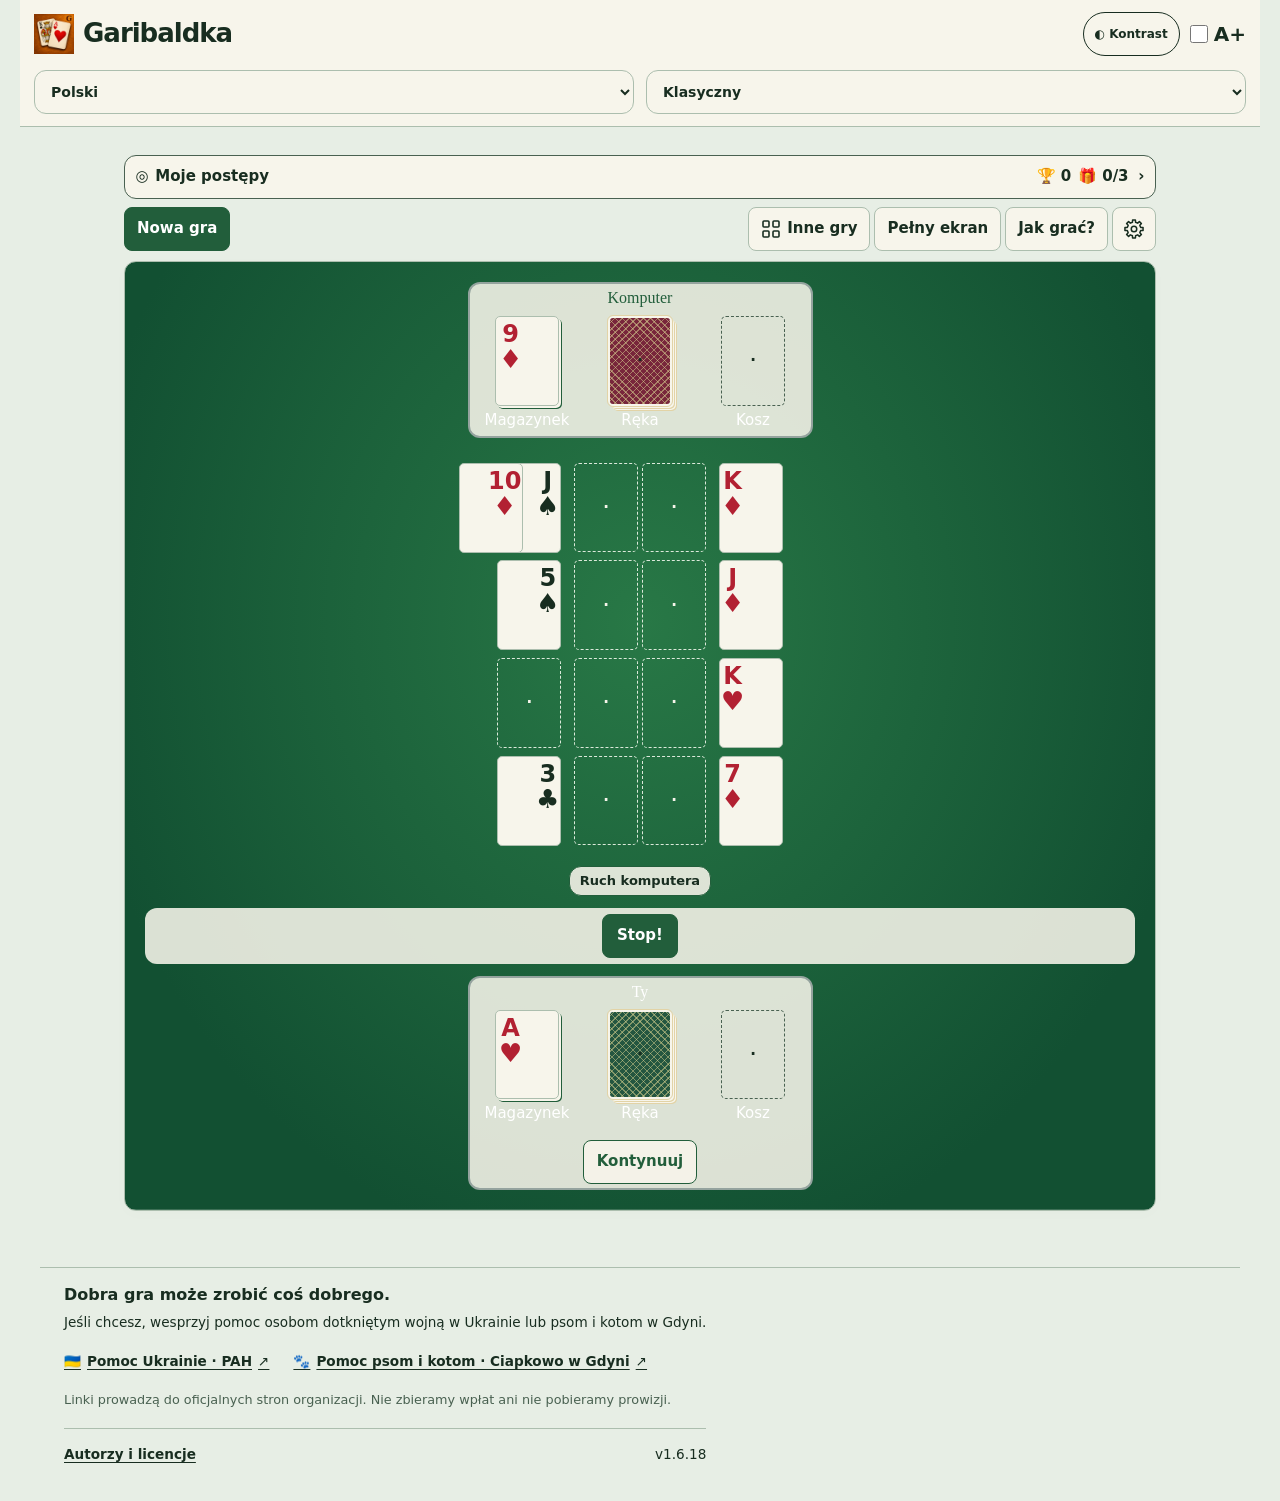
<file: index.html>
<!doctype html>
<html lang="pl" data-theme="porcelain">
<head>
<meta charset="utf-8">
<meta name="viewport" content="width=device-width,initial-scale=1,viewport-fit=cover">
<title>Garibaldka</title>
<meta name="theme-color" content="#355e4c">
<meta name="mobile-web-app-capable" content="yes">
<meta name="apple-mobile-web-app-capable" content="yes">
<meta name="apple-mobile-web-app-title" content="Garibaldka">
<link rel="manifest" href="manifest.webmanifest">
<script defer src="pwa.js"></script>
<link rel="icon" type="image/svg+xml" href="favicon.svg?v=1.0.1">
<link rel="icon" type="image/png" sizes="32x32" href="favicon-32.png?v=1.0.1">
<link rel="apple-touch-icon" sizes="180x180" href="apple-touch-icon.png?v=1.0.1">
<link rel="stylesheet" href="style.css">
<link rel="stylesheet" href="shared-palettes.css?v=shared-palettes-2">
<link rel="stylesheet" href="themes.css?v=1.2.0">
<link rel="stylesheet" href="shared-game.css?v=0.10.1">
<link rel="stylesheet" href="card-backs.css?v=deck-themes-2">
<link rel="stylesheet" href="pasjans.css?v=deck-themes-1"><link rel="stylesheet" href="garibaldka.css?v=deck-themes-1">
<link rel="stylesheet" href="card-themes.css?v=0.9.1">
<link rel="stylesheet" href="progress.css?v=1.5.1">
<link rel="stylesheet" href="theme-gallery.css?v=0.9.0">
<link rel="stylesheet" href="shared-victory.css?v=6">
<link rel="stylesheet" href="games-chest-menu.css?v=packed-grid-1"><script defer src="games-chest-menu.js?v=packed-grid-1" data-game="garibaldka"></script>
<script>
if (!new URLSearchParams(location.search).has('miniatura')) {
  const analytics = document.createElement('script');
  analytics.src = 'https://cloud.umami.is/script.js';
  analytics.dataset.websiteId = 'a4d24ffd-fa55-44e7-8c3b-dc5a5e42a2f2';
  analytics.dataset.domains = "garibaldka.walczynskir.chatgpt.site,garibaldka.games-chest.com";
  analytics.dataset.tag = 'garibaldka';
  document.head.append(analytics);
}
</script>
<link rel="stylesheet" href="toolbar.css?v=picker-mobile-1">
<link rel="stylesheet" href="shared-settings.css?v=1.3.0">
<link rel="stylesheet" href="settings.css?v=1.3.0">
<link rel="stylesheet" href="shared-footer.css?v=safari-install-guide-1">
<script defer src="shared-footer.js?v=resume-game-1"></script>
<script defer src="./game-update.js?v=2"></script>
<script defer src="./game-install.js?v=safari-install-guide-1"></script>
<link rel="stylesheet" href="shared-theme-components.css?v=1.6.18">
</head>
<body>
<header class="gc-theme-header"><a class="brand" href="./"><img class="brand-logo" src="logo.svg?v=1.0.1" alt=""><span id="game-name" class="brand-name" dir="auto" translate="no">Garibaldka</span></a><div class="header-controls"><div class="accessibility-controls"><button id="contrast" translate="no" aria-pressed="false"></button><label class="text-size-control"><input type="checkbox" id="large"><span id="large-label"></span></label></div><div class="preferences gc-theme-preferences"><label><span id="language-label"></span><select id="language"><option value="pl">Polski</option><option value="en">English</option></select></label><label><span id="theme-label"></span><select id="theme"></select></label></div></div></header>
<main class="solitaire">
  <button id="my-progress" type="button" aria-haspopup="dialog" aria-controls="statistics" translate="no">
    <span aria-hidden="true">◎</span>
    <strong id="progress-name">Moje postępy</strong>
    <span class="progress-count"><span aria-hidden="true">🏆</span> <span id="progress-wins">0</span></span>
    <span id="progress-reward" class="progress-count" hidden><span aria-hidden="true">🎁</span> <bdi></bdi></span>
    <span class="progress-chevron" aria-hidden="true">›</span>
  </button>
  <div class="game-toolbar">
    <button class="primary gc-theme-action" id="new-game">New game</button>
    <div class="game-tools"><button id="game-picker-button" type="button" aria-haspopup="dialog" aria-controls="game-picker" aria-label="Inne gry" translate="no">
<svg width="20" height="20" viewBox="0 0 20 20" fill="none" stroke="currentColor" stroke-width="1.6" aria-hidden="true" focusable="false"><rect x="2" y="2" width="6" height="6" rx="1"/><rect x="12" y="2" width="6" height="6" rx="1"/><rect x="2" y="12" width="6" height="6" rx="1"/><rect x="12" y="12" width="6" height="6" rx="1"/></svg><span class="toolbar-label">Inne gry</span></button>
      <button id="undo" type="button" translate="no"></button>
      <button id="redo" type="button" translate="no"></button>
      <button id="fullscreen" type="button" translate="no" aria-pressed="false" aria-label="Pełny ekran"><span class="fullscreen-icon" aria-hidden="true">⛶</span><span class="fullscreen-label">Pełny ekran</span></button>
      <button id="help-button" translate="no" aria-haspopup="dialog">How to play</button>
      <button id="settings-button" class="shared-settings-button" aria-label="Settings" aria-haspopup="dialog"></button>
    </div>
  </div>
  <p id="rotate-hint" translate="no"></p>
  <section class="card game gc-theme-table gc-theme-scene-table" translate="no">
    <div id="opponent" class="supply gc-theme-panel"></div>
    <div class="table-area">
      <div id="tableau" class="solitaire-board" dir="ltr"></div>
      <p id="status" role="status"></p>
      <p id="settlement-notice" role="status" hidden></p>
      <button id="propose-settlement" type="button" hidden></button>
      <p id="stop-notice" role="status" hidden></p>
      <div id="challenge" class="supply"></div>
    </div>
    <div id="supply" class="supply gc-theme-panel">
      <button id="acknowledge-stop" class="primary" type="button" hidden></button>
    </div>
    <details id="move-log" hidden>
      <summary id="move-log-title"></summary>
      <p id="move-log-empty"></p>
      <ol id="move-log-list"></ol>
    </details>
  </section>
</main>
<footer class="game-footer">
  <section class="support-causes" aria-labelledby="support-title" translate="no">
    <h2 id="support-title" data-footer-copy="title">Dobra gra może zrobić coś dobrego.</h2>
    <p data-footer-copy="intro">Jeśli chcesz, wesprzyj pomoc osobom dotkniętym wojną w Ukrainie lub psom i kotom w Gdyni.</p>
    <div class="support-links">
      <a href="https://www.pah.org.pl/gdzie-dzialamy/ukraina/" target="_blank" rel="noopener noreferrer"><b aria-hidden="true">🇺🇦</b> <span data-footer-copy="ukraine">Pomoc Ukrainie · PAH</span> <b aria-hidden="true">↗</b></a>
      <a href="https://ciapkowo.pl/" target="_blank" rel="noopener noreferrer"><b aria-hidden="true">🐾</b> <span data-footer-copy="shelter">Pomoc psom i kotom · Ciapkowo w Gdyni</span> <b aria-hidden="true">↗</b></a>
    </div>
    <p class="support-note" data-footer-copy="note">Linki prowadzą do oficjalnych stron organizacji. Nie zbieramy wpłat ani nie pobieramy prowizji.</p>
  </section>
  <div class="footer-details">
    <a id="credits-link" href="credits.html" data-footer-copy="credits" translate="no">Autorzy i licencje</a>
    <span id="footer-version" translate="no">v1.6.18</span>
    <span id="save-note" role="status" translate="no"></span>
  </div>
</footer>
<dialog id="game-picker" aria-labelledby="game-picker-title" translate="no">
  <div class="game-picker-header">
    <h2 id="game-picker-title">Inne gry</h2>
    <form method="dialog"><button id="game-picker-close" type="submit" aria-label="Zamknij" autofocus>×</button></form>
  </div>
  <ul id="game-picker-list" aria-labelledby="game-picker-title"></ul>
  <a class="all-games game-picker-link" href="https://games-chest.com/">Wszystkie gry</a>
</dialog>
<dialog id="statistics" aria-labelledby="statistics-title" translate="no">
  <div class="dialog-heading">
    <h2 id="statistics-title"></h2>
    <form method="dialog"><button id="statistics-close" autofocus>×</button></form>
  </div>
  <dl id="statistics-metrics"></dl>
  <h3 id="statistics-recent-title"></h3>
  <p id="statistics-empty"></p>
  <ol id="statistics-recent"></ol>
</dialog>
<dialog id="theme-gallery" aria-labelledby="gallery-title" translate="no">
  <div class="gallery-heading">
    <h2 id="gallery-title"></h2>
    <form method="dialog"><button id="gallery-close" autofocus></button></form>
  </div>
  <ul id="gallery-ordinary" class="theme-grid"></ul>
  <h3 id="gallery-rewards-title"></h3>
  <ul id="gallery-rewards" class="theme-grid" aria-labelledby="gallery-rewards-title"></ul>
</dialog>
<dialog id="confirm-game" aria-labelledby="confirm-game-title" aria-describedby="confirm-game-message" translate="no">
  <form method="dialog">
    <h2 id="confirm-game-title"></h2>
    <p id="confirm-game-message"></p>
    <div class="confirm-game-actions">
      <button id="confirm-game-cancel" value="cancel" autofocus></button>
      <button id="confirm-game-accept" class="primary" value="accept"></button>
    </div>
  </form>
</dialog>
<dialog id="settings" class="shared-settings" aria-labelledby="settings-title" aria-describedby="settings-autosave" translate="no">
  <form method="dialog" class="settings-shell">
    <header class="settings-header">
      <div class="settings-heading"><h2 id="settings-title" dir="auto"></h2><button id="settings-dismiss" type="submit" value="close" autofocus>×</button></div>
      <p id="settings-autosave" class="settings-summary"></p>
    </header>
    <div class="settings-body">
      <div id="settings-save-error" class="settings-save-error" role="alert" hidden>
        <p id="settings-save-error-text"></p>
        <button id="settings-save-retry" type="button"></button>
      </div>
    <fieldset class="settings-section">
      <legend id="settings-group-play" translate="no"></legend>
      <div class="setting-item">
        <div class="setting-row">
          <label class="setting-stacked"><span class="setting-caption"><span id="difficulty-label" translate="no"></span><small class="setting-timing" data-setting-applies="now"></small></span>
            <select id="difficulty" translate="no">
              <option value="easy"></option><option value="medium"></option>
              <option value="high"></option><option value="expert"></option>
            </select>
          </label>
          <button class="setting-info" type="button" aria-expanded="false" aria-controls="difficulty-note" aria-labelledby="difficulty-label">ⓘ</button>
        </div>
        <p class="setting-description small muted" id="difficulty-note" translate="no" hidden></p>
      </div>
      <div class="setting-item">
        <div class="setting-row">
          <label><input type="checkbox" id="kingsOnly"> <span class="setting-caption"><span id="kingsOnly-label" translate="no"></span><small class="setting-timing" data-setting-applies="now"></small></span></label>
          <button class="setting-info" type="button" aria-expanded="false" aria-controls="kingsOnly-note" aria-labelledby="kingsOnly-label">ⓘ</button>
        </div>
        <p class="setting-description small muted" id="kingsOnly-note" translate="no" hidden></p>
      </div>
    </fieldset>
    <fieldset class="settings-section">
      <legend id="settings-group-stop" translate="no"></legend>
      <div class="setting-item">
        <div class="setting-row">
          <label><input type="checkbox" id="strict"> <span class="setting-caption"><span id="strict-label" translate="no"></span><small class="setting-timing" data-setting-applies="now"></small></span></label>
          <button class="setting-info" type="button" aria-expanded="false" aria-controls="strict-note" aria-labelledby="strict-label">ⓘ</button>
        </div>
        <p class="setting-description small muted" id="strict-note" translate="no" hidden></p>
      </div>
      <div class="setting-item">
        <div class="setting-row">
          <label><input type="checkbox" id="reservePriority"> <span class="setting-caption"><span id="reservePriority-label" translate="no"></span><small class="setting-timing" data-setting-applies="now"></small></span></label>
          <button class="setting-info" type="button" aria-expanded="false" aria-controls="reservePriority-note" aria-labelledby="reservePriority-label">ⓘ</button>
        </div>
        <p class="setting-description small muted" id="reservePriority-note" translate="no" hidden></p>
      </div>
      <div class="setting-item">
        <div class="setting-row">
          <label class="setting-stacked"><span class="setting-caption"><span id="stopWindow-label" translate="no"></span><small class="setting-timing" data-setting-applies="now"></small></span>
            <select id="stopWindow" translate="no">
              <option id="stopWindow-unlimited" value="unlimited" selected>Bez limitu</option>
            <option value="2000">2 s</option>
              <option value="4000">4 s</option>
              <option value="7000">7 s</option>
            </select>
          </label>
          <button class="setting-info" type="button" aria-expanded="false" aria-controls="stopWindow-note" aria-labelledby="stopWindow-label">ⓘ</button>
        </div>
        <p class="setting-description small muted" id="stopWindow-note" translate="no" hidden></p>
      </div>
      <div class="setting-item">
        <div class="setting-row">
          <label><input type="checkbox" id="falseStopPenalty"> <span class="setting-caption"><span id="falseStopPenalty-label" translate="no"></span><small class="setting-timing" data-setting-applies="now"></small></span></label>
          <button class="setting-info" type="button" aria-expanded="false" aria-controls="falseStopPenalty-note" aria-labelledby="falseStopPenalty-label">ⓘ</button>
        </div>
        <p class="setting-description small muted" id="falseStopPenalty-note" translate="no" hidden></p>
      </div>
    </fieldset>
    <fieldset class="settings-section">
      <legend id="settings-group-controls" translate="no"></legend>
      <div class="setting-item">
        <div class="setting-row">
          <label><input type="checkbox" id="lockDrawn" checked> <span class="setting-caption"><span id="lockDrawn-label" translate="no"></span><small class="setting-timing" data-setting-applies="now"></small></span></label>
          <button class="setting-info" type="button" aria-expanded="false" aria-controls="lockDrawn-note" aria-labelledby="lockDrawn-label">ⓘ</button>
        </div>
        <p class="setting-description small muted" id="lockDrawn-note" translate="no" hidden></p>
      </div>
      <div class="setting-item">
        <div class="setting-row">
          <label><input type="checkbox" id="showTargets"> <span class="setting-caption"><span id="showTargets-label" translate="no"></span><small class="setting-timing" data-setting-applies="now"></small></span></label>
          <button class="setting-info" type="button" aria-expanded="false" aria-controls="showTargets-note" aria-labelledby="showTargets-label">ⓘ</button>
        </div>
        <p class="setting-description small muted" id="showTargets-note" translate="no" hidden></p>
      </div>
      <div class="setting-item">
        <div class="setting-row">
          <label><input type="checkbox" id="showUndo"> <span class="setting-caption"><span id="showUndo-label" translate="no"></span><small class="setting-timing" data-setting-applies="now"></small></span></label>
          <button class="setting-info" type="button" aria-expanded="false" aria-controls="showUndo-note" aria-labelledby="showUndo-label">ⓘ</button>
        </div>
        <p class="setting-description small muted" id="showUndo-note" translate="no" hidden></p>
      </div>
    </fieldset>
    <fieldset class="settings-section">
      <legend id="settings-group-display" translate="no"></legend>
      <div class="setting-item">
        <div class="setting-row">
          <label class="setting-stacked"><span class="setting-caption"><span id="animationSpeed-label" translate="no"></span><small class="setting-timing" data-setting-applies="now"></small></span>
            <select id="animationSpeed" translate="no">
              <option value="slow">Wolna</option>
              <option value="normal" selected>Normalna</option>
              <option value="fast">Szybka</option>
            </select>
          </label>
          <button class="setting-info" type="button" aria-expanded="false" aria-controls="animationSpeed-note" aria-labelledby="animationSpeed-label">ⓘ</button>
        </div>
        <p class="setting-description small muted" id="animationSpeed-note" translate="no" hidden></p>
      </div>
      <div class="setting-item">
        <div class="setting-row">
          <label><input type="checkbox" id="distinguishDecks" checked> <span class="setting-caption"><span id="distinguishDecks-label" translate="no"></span><small class="setting-timing" data-setting-applies="now"></small></span></label>
          <button class="setting-info" type="button" aria-expanded="false" aria-controls="distinguishDecks-note" aria-labelledby="distinguishDecks-label">ⓘ</button>
        </div>
        <p class="setting-description small muted" id="distinguishDecks-note" translate="no" hidden></p>
      </div>
      <div class="setting-item">
        <div class="setting-row">
          <label><input type="checkbox" id="showCounts"> <span class="setting-caption"><span id="showCounts-label" translate="no"></span><small class="setting-timing" data-setting-applies="now"></small></span></label>
          <button class="setting-info" type="button" aria-expanded="false" aria-controls="showCounts-note" aria-labelledby="showCounts-label">ⓘ</button>
        </div>
        <p class="setting-description small muted" id="showCounts-note" translate="no" hidden></p>
      </div>
      <div class="setting-item">
        <div class="setting-row">
          <label><input type="checkbox" id="showMoveLog"> <span class="setting-caption"><span id="showMoveLog-label" translate="no"></span><small class="setting-timing" data-setting-applies="now"></small></span></label>
          <button class="setting-info" type="button" aria-expanded="false" aria-controls="showMoveLog-note" aria-labelledby="showMoveLog-label">ⓘ</button>
        </div>
        <p class="setting-description small muted" id="showMoveLog-note" translate="no" hidden></p>
      </div>
    </fieldset>
      <section class="settings-section" aria-labelledby="preferences-file-heading">
        <h3 id="preferences-file-heading"></h3>
        <p id="preferences-file-scope" class="settings-file-scope"></p>
        <div class="settings-backup-actions">
          <button type="button" id="export-preferences"></button>
          <button type="button" id="import-preferences"></button>
        </div>
        <input type="file" id="preferences-file" accept=".json,application/json" hidden>
        <p id="preferences-status" role="status" aria-live="polite"></p>
        <button type="button" id="retry-preferences" hidden></button>
      </section>
    </div>
  </form>
</dialog>
<dialog id="confirm-progress" aria-labelledby="progress-import-title" aria-describedby="progress-import-description" translate="no">
 <form method="dialog">
  <h2 id="progress-import-title"></h2>
  <p id="progress-import-description"></p>
  <p id="progress-import-stats"></p>
  <p id="progress-import-note"></p>
  <p id="progress-import-error" role="alert" hidden></p>
  <div class="settings-backup-actions"><button value="cancel" id="cancel-progress"></button><button type="button" id="restore-progress" class="primary"></button></div>
 </form>
</dialog>
<dialog id="help" aria-labelledby="help-title">
  <form method="dialog">
    <div class="dialog-heading"><h2 id="help-title" translate="no">How to play</h2><button aria-label="Close">×</button></div>
    <div id="help-content" translate="no"></div>
    <p data-save-help translate="no"></p>
    <button class="primary">Done</button>
  </form>
</dialog>
<script src="locales.js"></script>
<script src="i18n.js"></script>
<script src="engine.js?v=0.5.1"></script>
<script src="strings.js?v=1.6.1"></script>
<script src="shared-victory.js?v=5"></script>
<script src="progress.js?v=1.5.2"></script>
<script src="help.js?v=0.11.0"></script>
<script src="settings-strings.js?v=1.2.0"></script>
<script src="shared-preferences.js?v=1.3.0"></script>
<script src="shared-progress-backup.js?v=1.3.0"></script>
<script src="preferences-strings.js?v=1.3.0"></script>
<script src="progress-backup.js?v=1.3.0"></script>
<script src="statistics-reset.js?v=1.6.2"></script><script src="app.js?v=standalone-fullscreen-1"></script>
</body>
</html>
</file>
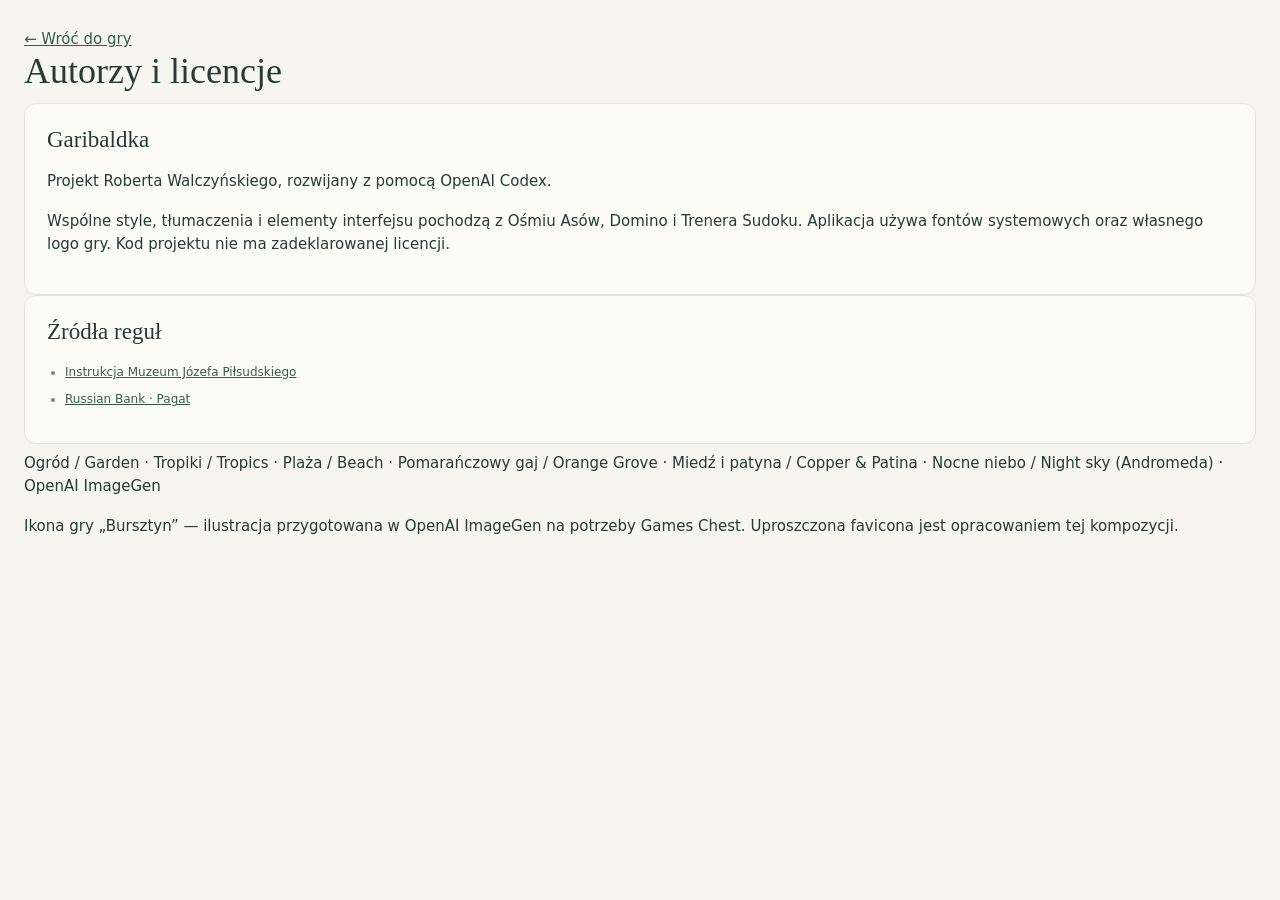
<file: credits.html>
<!doctype html>
<html lang="pl"><head><meta charset="utf-8"><meta name="viewport" content="width=device-width,initial-scale=1"><title>Autorzy i licencje · Garibaldka</title><link rel="icon" href="favicon.svg?v=1.0.1"><link rel="stylesheet" href="style.css"><link rel="stylesheet" href="shared-palettes.css?v=shared-palettes-2"><link rel="stylesheet" href="themes.css?v=shared-palettes-2"></head>
<body><main><a href="./">← Wróć do gry</a><h1>Autorzy i licencje</h1>
<section class="card"><h2>Garibaldka</h2><p>Projekt Roberta Walczyńskiego, rozwijany z pomocą OpenAI Codex.</p><p>Wspólne style, tłumaczenia i elementy interfejsu pochodzą z Ośmiu Asów, Domino i Trenera Sudoku. Aplikacja używa fontów systemowych oraz własnego logo gry. Kod projektu nie ma zadeklarowanej licencji.</p></section>
<section class="card"><h2>Źródła reguł</h2><ul><li><a href="https://muzeumpilsudski.pl/wp-content/uploads/2021/02/Garibaldka_instrukcja.pdf">Instrukcja Muzeum Józefa Piłsudskiego</a></li><li><a href="https://www.pagat.com/patience/crapette.html">Russian Bank · Pagat</a></li></ul></section>
<p translate="no">Ogród / Garden · Tropiki / Tropics · Plaża / Beach · Pomarańczowy gaj / Orange Grove · Miedź i patyna / Copper &amp; Patina · Nocne niebo / Night sky (Andromeda) · OpenAI ImageGen</p><p>Ikona gry „Bursztyn” — ilustracja przygotowana w OpenAI ImageGen na potrzeby Games Chest. Uproszczona favicona jest opracowaniem tej kompozycji.</p></main></body></html>
</file>
<file: style.css>
:root{--bg:#f6f5f0;--paper:#fcfcf7;--ink:#263b36;--muted:#79827b;--line:#e3e5dc;--accent:#355e4c;--wash:#eaf0df;--table:#f6f5f0;--radius:12px;--control-radius:8px;--primary-bg:var(--accent);--primary-ink:#fff;--primary-border:var(--primary-bg);color-scheme:light}
*{box-sizing:border-box}body{margin:0;background:var(--bg);color:var(--ink);font:15px/1.55 system-ui,-apple-system,BlinkMacSystemFont,"Segoe UI",sans-serif}button,select,input{font:inherit}button,select{color:var(--ink);background:var(--paper);border:1px solid var(--line);border-radius:8px;min-height:42px;padding:8px 14px}button{cursor:pointer;font-weight:600}button:hover:not(:disabled){border-color:var(--accent);background:var(--wash)}button:disabled{opacity:.5;cursor:default}button:focus-visible,select:focus-visible,a:focus-visible{outline:3px solid var(--accent);outline-offset:3px}a{color:var(--accent)}.primary{background:var(--accent);color:#fff;border-color:var(--accent)}.primary:hover:not(:disabled){background:var(--accent);filter:brightness(1.12)}header{max-width:1240px;margin:auto;display:flex;align-items:center;justify-content:space-between;padding:22px 24px;border-bottom:1px solid var(--line);gap:18px}.brand{font:700 34px Georgia,serif;text-decoration:none;letter-spacing:-1px;color:var(--ink)}.brand span{display:block;font:11px system-ui;letter-spacing:1.5px;text-transform:uppercase;color:var(--muted)}.preferences{display:flex;align-items:end;gap:12px}.preferences label{display:grid;gap:3px;font-size:11px;color:var(--muted)}.preferences select{font-size:13px;max-width:170px}main{max-width:1200px;margin:auto;padding:28px 24px 36px}.intro{display:flex;align-items:center;justify-content:space-between;gap:20px;margin-bottom:24px}.eyebrow{text-transform:uppercase;letter-spacing:2px;font-size:10px;font-weight:750;color:var(--accent);margin:0 0 8px}h1{font:normal 36px/1.15 Georgia,serif;margin:0 0 10px}h2{font:normal 23px/1.25 Georgia,serif;margin:0 0 16px}p{margin:8px 0 16px}.muted{color:var(--muted)}.small{font-size:12px}.layout{display:grid;grid-template-columns:minmax(0,1fr) 270px;gap:24px}.card{background:var(--paper);border:1px solid var(--line);border-radius:var(--radius);padding:22px;box-shadow:0 3px 16px #23372d04}aside{display:grid;gap:18px;align-content:start}.scoreboard{display:flex;justify-content:space-between;align-items:center;border-bottom:1px solid var(--line);padding-bottom:16px}.scoreboard>div{display:grid;gap:0}.scoreboard>div:last-child{text-align:end}.scoreboard strong{font:36px Georgia,serif}.scoreboard span{font-size:12px;color:var(--muted)}.scoreboard .target{text-align:center}.target small{color:var(--muted);font-size:11px}.opponent{text-align:center;padding:14px 0}.opponent>span{font-size:11px;color:var(--muted)}.hand{display:flex;flex-wrap:wrap;justify-content:center;gap:9px;padding:12px 0}.hidden-hand{padding:5px 0}.back{width:18px;height:32px;border:1px solid var(--line);border-radius:4px;background:repeating-linear-gradient(45deg,var(--wash),var(--wash) 3px,var(--paper) 3px,var(--paper) 6px)}.table{background:var(--table);border:1px solid var(--line);border-radius:10px;min-height:300px;max-height:580px;overflow:auto;display:flex;align-items:center;padding:20px}#board{margin:auto;min-width:min-content;display:grid;grid-template-columns:auto auto auto;grid-template-rows:auto auto auto;gap:8px;align-items:center;justify-items:center}.empty-table{grid-column:1/4;color:var(--muted);text-align:center;max-width:270px;font-family:Georgia,serif;font-size:23px}.arm{display:flex;gap:4px;align-items:center}.arm.vertical{flex-direction:column}.arm.left{flex-direction:row-reverse}.board-caption{display:flex;justify-content:space-between;gap:10px;color:var(--muted);font-size:11px;margin-top:10px}.tile{background:#fffdf5;border:1px solid #a7aca1;border-radius:6px;box-shadow:0 2px 3px #23372d18;display:inline-flex;padding:4px;align-items:center;gap:0;min-height:0;color:#27352e;flex-shrink:0}.tile.vertical{flex-direction:column}.half{width:30px;height:30px;display:grid;grid-template-columns:repeat(3,1fr);grid-template-rows:repeat(3,1fr);padding:3px;gap:2px}.half+.half{border-inline-start:1px solid #b9bdb2}.tile.vertical>.half+.half{border-inline-start:0;border-top:1px solid #b9bdb2}.dot{border-radius:50%;background:currentColor}.tile.playable{border:2px solid var(--accent)}.tile.selected{outline:3px solid var(--accent);outline-offset:3px;background:var(--wash)}.tile:disabled{opacity:.7}.hand .tile{padding:5px}.hand .half{width:35px;height:35px}.hand-title{display:flex;align-items:center;justify-content:space-between;padding-top:14px;gap:10px}.hand-title strong{font-size:13px}.hand-title button{font-size:12px}#status{background:var(--wash);border-radius:8px;padding:12px;font-size:13px;margin-top:16px}.choices{display:flex;gap:8px;flex-wrap:wrap;margin-bottom:12px}.choices:empty{display:none}.choices button{font-size:12px}.round-actions{text-align:center}.stat{display:flex;justify-content:space-between;border-top:1px solid var(--line);padding:9px 0;font-size:13px}.badge{display:inline-block;border:1px solid var(--line);background:var(--wash);padding:6px 10px;border-radius:20px;margin:8px 4px 0 0;font-size:11px}ul{padding-inline-start:18px;font-size:12px;color:var(--muted)}li{margin-bottom:9px}footer{text-align:center;color:var(--muted);font-size:11px;padding:15px 24px 28px}dialog{background:var(--paper);color:var(--ink);border:1px solid var(--line);border-radius:var(--radius);padding:25px;width:min(460px,calc(100% - 32px));max-height:85vh;overflow:auto}dialog::backdrop{background:#14271e66}.dialog-heading{display:flex;justify-content:space-between;gap:12px}.dialog-heading button{font-size:24px;padding:0 12px}.setting{display:flex;align-items:center;justify-content:space-between;gap:15px;margin:18px 0}.setting select{max-width:190px}.large{font-size:18px}.large button,.large select{font-size:17px}.large .small,.large ul,.large #status{font-size:15px}[hidden]{display:none!important}@media(max-width:850px){.layout{grid-template-columns:1fr}aside{grid-template-columns:1fr 1fr}.intro{align-items:start}h1{font-size:30px}}@media(max-width:540px){header{padding:15px 14px;gap:8px;flex-wrap:wrap}.brand{font-size:30px}.preferences{gap:6px}.preferences select{max-width:116px;padding:6px}.preferences label{font-size:10px}main{padding:20px 12px}.intro{gap:10px;margin-bottom:18px}.intro .muted{font-size:12px}.intro>.primary{font-size:12px;white-space:nowrap}.card{padding:15px}.table{min-height:270px;padding:12px}.half{width:26px;height:26px}.hand .half{width:31px;height:31px}.hand{gap:7px}.layout{gap:16px}aside{grid-template-columns:1fr}.board-caption{font-size:10px}h1{font-size:28px}.eyebrow{font-size:9px}.scoreboard strong{font-size:30px}}
</file>
<file: shared-palettes.css>
/* Canonical shared palettes in sudoku/dist/. Copy unchanged to the other games. */
:root[data-theme="copper"] {
  --palette-bg: #f0e1d5;
  --palette-ink: #432d24;
  --palette-muted: #705247;
  --palette-accent: #934826;
  --palette-line: #e1c7b6;
  --palette-wash: #eed6c6;
  --palette-paper: #f3e5da;
  --palette-primary-bg: #934826;
  --palette-primary-ink: #fff;
}
:root[data-theme="night-sky"] {
  --palette-bg: #161c2c;
  --palette-ink: #f0f2ff;
  --palette-muted: #b5bfd8;
  --palette-accent: #b4bfff;
  --palette-line: #465172;
  --palette-wash: #2f3a58;
  --palette-paper: #222b42;
  --palette-primary-bg: #aebaff;
  --palette-primary-ink: #182139;
}

:root[data-theme="ink"] {
  --palette-control-line: #938570;
  --palette-bg: #ebe4d5;
  --palette-ink: #242c35;
  --palette-muted: #656963;
  --palette-accent: #254b72;
  --palette-line: #d5cdbd;
  --palette-wash: #e0d5be;
  --palette-paper: #eee5d2;
  --palette-primary-bg: var(--palette-accent);
  --palette-primary-ink: #fff;
}

:root[data-theme="porcelain"] {
  --palette-bg: #e9e9e3;
  --palette-ink: #24364b;
  --palette-muted: #556579;
  --palette-accent: #365b80;
  --palette-line: #c5cdd5;
  --palette-wash: #dce4eb;
  --palette-paper: #efeee8;
  --palette-control-line: #8294a6;
  --palette-primary-bg: #41688e;
  --palette-primary-ink: #fff;
}

:root[data-theme="sage"] {
  --palette-bg: #eeeee6;
  --palette-ink: #263b36;
  --palette-muted: #58655b;
  --palette-accent: #355e4c;
  --palette-line: #ccd4c8;
  --palette-wash: #e2ead9;
  --palette-paper: #f4f4eb;
}

:root[data-theme="ukraine"] {
  --palette-bg: #e9eff5;
  --palette-ink: #102c4a;
  --palette-muted: #52677d;
  --palette-accent: #0755a1;
  --palette-line: #b8ccdf;
  --palette-wash: #dce9f6;
  --palette-paper: #f1f4f7;
  --palette-primary-bg: #ffd43b;
  --palette-primary-border: #e5b900;
  --palette-primary-ink: var(--palette-ink);
}

:root[data-theme="studio"] {
  --palette-bg: #e6e8eb;
  --palette-ink: #20252b;
  --palette-muted: #626b76;
  --palette-accent: #2458cd;
  --palette-line: #d7dce2;
  --palette-wash: #dce2e9;
  --palette-paper: #edf0f3;
}

:root[data-theme="forma"] {
  --palette-bg: #f2e7db;
  --palette-ink: #342837;
  --palette-muted: #73626c;
  --palette-accent: #b5442d;
  --palette-line: #dfcec4;
  --palette-wash: #ead8cb;
  --palette-paper: #f5eadd;
}

:root[data-theme="energy"] {
  --palette-bg: #eae4f5;
  --palette-ink: #302441;
  --palette-muted: #6a607a;
  --palette-accent: #6235c3;
  --palette-line: #e1d9ef;
  --palette-wash: #e2d8f1;
  --palette-paper: #f0e9f8;
}

:root[data-theme="tangerine"] {
  --palette-bg: #eee6d7;
  --palette-ink: #30291f;
  --palette-muted: #70695f;
  --palette-accent: #9b4f00;
  --palette-line: #eadfca;
  --palette-wash: #f0e0b9;
  --palette-paper: #f3ead9;
}

:root[data-theme="contrast"] {
  --palette-bg: #fff;
  --palette-ink: #111;
  --palette-muted: #333;
  --palette-accent: #111;
  --palette-line: #555;
  --palette-wash: #eee;
  --palette-paper: #fff;
}
</file>
<file: themes.css>
/* Adapted from Trener Sudoku a4897b3. Source mapping: docs/THEMES.md. */
:root[data-theme="sage"]{--bg:var(--palette-bg);--ink:var(--palette-ink);--muted:var(--palette-muted);--accent:var(--palette-accent);--line:var(--palette-line);--wash:var(--palette-wash);--paper:var(--palette-paper);--table:var(--bg);--radius:12px;--control-radius:8px}
:root[data-theme="ink"]{--bg:var(--palette-bg);--ink:var(--palette-ink);--muted:var(--palette-muted);--accent:var(--palette-accent);--line:var(--palette-line);--wash:var(--palette-wash);--paper:var(--palette-paper);--table:var(--bg);--radius:3px;--control-radius:3px}
:root[data-theme="contrast"]{--bg:var(--palette-bg);--ink:var(--palette-ink);--muted:var(--palette-muted);--accent:var(--palette-accent);--line:var(--palette-line);--wash:var(--palette-wash);--paper:var(--palette-paper);--table:var(--bg);--radius:2px;--control-radius:2px}
:root[data-theme="studio"]{--bg:var(--palette-bg);--ink:var(--palette-ink);--muted:var(--palette-muted);--accent:var(--palette-accent);--line:var(--palette-line);--wash:var(--palette-wash);--paper:var(--palette-paper);--table:var(--bg);--radius:0;--control-radius:2px}
:root[data-theme="forma"]{--bg:var(--palette-bg);--ink:var(--palette-ink);--muted:var(--palette-muted);--accent:var(--palette-accent);--line:var(--palette-line);--wash:var(--palette-wash);--forma-paper:var(--palette-paper);--forma-plum:#432c46;--forma-terra:#b5442d;--paper:var(--palette-paper);--table:var(--bg);--radius:0;--control-radius:999px}
:root[data-theme="energy"]{--bg:var(--palette-bg);--ink:var(--palette-ink);--muted:var(--palette-muted);--accent:var(--palette-accent);--line:var(--palette-line);--wash:var(--palette-wash);--energy-purple:#6235c3;--energy-amber:#ffb800;--paper:var(--palette-paper);--table:var(--bg);--radius:24px;--control-radius:999px}
:root[data-theme="tangerine"]{--bg:var(--palette-bg);--ink:var(--palette-ink);--muted:var(--palette-muted);--accent:var(--palette-accent);--line:var(--palette-line);--wash:var(--palette-wash);--tangerine-orange:#ffab00;--tangerine-amber:#ffab00;--paper:var(--palette-paper);--table:var(--bg);--radius:24px;--control-radius:999px}
:root[data-theme="porcelain"]{--bg:var(--palette-bg);--ink:var(--palette-ink);--muted:var(--palette-muted);--accent:var(--palette-accent);--line:var(--palette-line);--wash:var(--palette-wash);--porcelain-orange:var(--palette-primary-bg);--porcelain-amber:var(--palette-primary-bg);--paper:var(--palette-paper);--table:var(--bg);--radius:24px;--control-radius:999px;--primary-bg:var(--palette-primary-bg);--primary-ink:var(--palette-primary-ink)}
:root[data-theme="ukraine"]{--bg:var(--palette-bg);--ink:var(--palette-ink);--muted:var(--palette-muted);--accent:var(--palette-accent);--line:var(--palette-line);--wash:var(--palette-wash);--ukraine-orange:var(--palette-accent);--ukraine-amber:var(--palette-accent);--paper:var(--palette-paper);--table:var(--bg);--radius:24px;--control-radius:999px}

/* Shared shape and typography rules adapted from Sudoku studio.css / forma.css. */
button:not(.tile),select{border-radius:var(--control-radius)}
.header-controls{display:grid;gap:10px;justify-items:end;min-width:0}
.accessibility-controls{display:flex;align-items:center;justify-content:flex-end;gap:14px;flex-wrap:wrap;font-size:12px}
.accessibility-controls button{min-height:32px;padding:4px 11px;font-size:12px;background:transparent}
.accessibility-controls button[aria-pressed="true"]{background:var(--ink);color:var(--paper)}
.text-size-control{display:inline-flex;align-items:center;gap:6px;cursor:pointer}
.text-size-control input{accent-color:var(--accent);width:17px;height:17px}
.primary{background:var(--primary-bg);border-color:var(--primary-border);color:var(--primary-ink)}
.primary:hover:not(:disabled){background:var(--primary-bg)}
:root[data-theme="tangerine"]{--bg:var(--palette-bg);--ink:var(--palette-ink);--muted:var(--palette-muted);--accent:var(--palette-accent);--line:var(--palette-line);--wash:var(--palette-wash);--tangerine-orange:#ffab00;--tangerine-amber:#ffab00;--paper:var(--palette-paper);--table:var(--bg);--radius:24px;--control-radius:999px}
:root[data-theme="ukraine"]{--primary-bg:var(--palette-primary-bg);--primary-border:var(--palette-primary-border);--primary-ink:var(--palette-primary-ink)}
:is([data-theme="studio"],[data-theme="forma"],[data-theme="energy"],[data-theme="tangerine"],[data-theme="porcelain"],[data-theme="ukraine"]) body{font-family:Arial,Helvetica,sans-serif}
:is([data-theme="studio"],[data-theme="forma"],[data-theme="energy"],[data-theme="tangerine"],[data-theme="porcelain"],[data-theme="ukraine"]) .brand{font-family:Arial,Helvetica,sans-serif;font-weight:700;letter-spacing:-.6px}
:is([data-theme="studio"],[data-theme="forma"],[data-theme="energy"],[data-theme="tangerine"],[data-theme="porcelain"],[data-theme="ukraine"]) h1{font-family:Arial,Helvetica,sans-serif;font-weight:600;letter-spacing:-1px}
:is([data-theme="studio"],[data-theme="forma"],[data-theme="energy"],[data-theme="tangerine"],[data-theme="porcelain"],[data-theme="ukraine"]) h2{font:600 15px/1.4 Arial,Helvetica,sans-serif}
:is([data-theme="forma"],[data-theme="energy"],[data-theme="tangerine"],[data-theme="porcelain"],[data-theme="ukraine"]) select{border-radius:10px}
:is([data-theme="energy"],[data-theme="tangerine"],[data-theme="porcelain"],[data-theme="ukraine"]) .preferences select{border-radius:12px;font-weight:600}
:is([data-theme="forma"],[data-theme="energy"],[data-theme="tangerine"],[data-theme="porcelain"],[data-theme="ukraine"]) dialog{border-radius:26px}
:is([data-theme="studio"],[data-theme="forma"]) .card{border:0;border-bottom:1px solid var(--line);box-shadow:none;background:transparent}
:is([data-theme="porcelain"],[data-theme="ukraine"]) .card{box-shadow:none}
:is([data-theme="energy"],[data-theme="tangerine"],[data-theme="porcelain"],[data-theme="ukraine"]) header{border-radius:0 0 26px 26px;padding-block:20px}
[data-theme="porcelain"] header{background:var(--paper);border-bottom:1px solid var(--line)}
[data-theme="energy"] header{background:linear-gradient(110deg,#7134cf 0%,#a42ba8 65%,#c7288b 100%);border:0}
[data-theme="tangerine"] header{background:#ffab00;border:0}
[data-theme="ukraine"] header{background:var(--palette-accent);border-bottom:8px solid var(--palette-primary-bg)}
:is([data-theme="energy"],[data-theme="ukraine"]) header :is(.brand,.brand span,.preferences label,.accessibility-controls){color:#fff}
:is([data-theme="energy"],[data-theme="ukraine"]) .accessibility-controls button{color:#fff;border-color:#ffffff88}
:is([data-theme="energy"],[data-theme="ukraine"]) .preferences :is(select,button){background:#fff;color:var(--ink);border-color:#fff}
:is([data-theme="energy"],[data-theme="ukraine"]) header :is(button,select,input):focus-visible{outline-color:#ffd43b}
[data-theme="ink"] :is(.brand,h1,h2){font-family:Georgia,'Times New Roman',serif;letter-spacing:-.5px}
[data-theme="contrast"] body{font-family:Arial,sans-serif}
[data-theme="contrast"] :is(h1,h2,.brand){font-family:Arial,sans-serif;font-weight:700;letter-spacing:0}
[data-theme="contrast"] :is(.card,.tile,dialog){box-shadow:none}
[data-theme="contrast"] .tile{background:#fff;color:#111;border-color:#111}
[data-theme="contrast"] .half+.half{border-color:#111}
@media(max-width:640px){
 header{align-items:center}
 .header-controls{max-width:100%;gap:8px}
 .accessibility-controls{gap:10px}
 :is([data-theme="energy"],[data-theme="tangerine"],[data-theme="porcelain"],[data-theme="ukraine"]) header{padding:12px 14px;border-radius:0 0 22px 22px}
 :is([data-theme="energy"],[data-theme="tangerine"],[data-theme="porcelain"],[data-theme="ukraine"]) .card{border-radius:20px}
}
@media(max-width:420px){
 .header-controls{width:100%;justify-items:stretch}
 .accessibility-controls,.preferences{justify-content:flex-end}
 .large .accessibility-controls{flex-wrap:wrap;justify-content:flex-start}
 .large .preferences{flex-wrap:wrap}
}
.turn-actions{display:flex;gap:8px;flex-wrap:wrap;justify-content:flex-end}
/* A long arm scrolls inside the table, never widens the page. */
.layout{grid-template-columns:minmax(0,1fr) 270px}
.layout>.card,.layout>aside,.table{min-width:0;max-width:100%}
@media(max-width:850px){.layout{grid-template-columns:minmax(0,1fr)}}
@media(max-width:540px){.board-caption{flex-wrap:wrap}.hand-title{flex-wrap:wrap}}
/* The most recent placement stays marked through draws and passes. */
.tile.last-played{outline:3px solid var(--accent);outline-offset:2px;box-shadow:0 0 0 5px var(--paper)}
[data-theme="contrast"] .tile.last-played{outline:4px double #111;outline-offset:2px}
.last-move{margin:12px 0 0;padding:9px 12px;border-inline-start:3px solid var(--accent);font-size:12px;color:var(--ink);background:var(--paper)}


/* The main table always fits the complete board. The magnifier shows detail. */
.table{position:relative;display:block;height:clamp(240px,42vh,380px);min-height:240px;max-height:none;overflow:hidden;padding:0}
#board{position:absolute;left:50%;top:50%;width:max-content;min-width:0;margin:0;transform-origin:center}
#board .tile{cursor:default}
#board .tile:focus-visible{outline:3px dashed var(--accent);outline-offset:5px}
.board-help{font-size:11px;color:var(--muted);margin:0 0 8px}
.move-choice{display:flex;gap:8px;flex-wrap:wrap;align-items:center;border:1px solid var(--line);border-radius:12px;padding:8px}
.declaration[aria-pressed="true"]{background:var(--wash);outline:2px solid var(--accent);outline-offset:1px}
#history-rounds{max-height:420px;overflow:auto;overflow-wrap:anywhere}
#history-rounds details{border-top:1px solid var(--line);padding:10px 0}
#history-rounds summary{cursor:pointer;font-weight:600;font-size:13px}
#history-rounds ol{padding-inline-start:24px;font-size:12px;line-height:1.55;margin-bottom:0}
#history-rounds li{padding:5px 0;border-bottom:1px solid var(--line);margin:0}
.large #history-rounds :is(summary,ol){font-size:16px}

.board-view-tools{display:flex;justify-content:space-between;align-items:center;gap:10px;margin-bottom:8px}
.board-view-tools .board-help{margin:0}
.match-total{text-align:center;font-size:12px;color:var(--muted);margin:6px 0}
.table.zoomed{touch-action:none;user-select:none;cursor:grab}
.table.zoomed #board .tile{cursor:grab}
.table.dragging,.table.dragging #board .tile{cursor:grabbing}
@media(max-width:540px){.board-view-tools{flex-wrap:wrap}}

.table{touch-action:none;user-select:none}
/* Position stones from actual edges; doubles cannot widen an entire grid track. */
#board{display:block}
#board>.tile{justify-content:center}
#board .half{width:31px;height:28px;flex-shrink:0}
#board .tile.vertical>.half{width:28px;height:31px}

/* Same two-row header as Sudoku: brand + Contrast/A+, then two selectors. */
header{display:grid;grid-template-columns:minmax(0,1fr) auto;align-items:center;gap:14px}
header .header-controls{display:contents}
header .brand{grid-column:1;grid-row:1;align-self:center;font-size:26px;line-height:1.15}
header .accessibility-controls,.large header .accessibility-controls{grid-column:2;grid-row:1;display:flex;flex-wrap:nowrap;align-items:center;gap:10px;justify-content:flex-end}
header #contrast{width:auto;min-height:34px;padding:5px 11px;white-space:nowrap;background:var(--paper);color:var(--ink);border:1px solid var(--ink);font-size:12px;line-height:1.2;border-radius:999px}
header #contrast[aria-pressed="true"]{background:var(--ink);color:var(--paper)}
header .text-size-control,.large header .text-size-control{display:flex;align-items:center;gap:6px;min-width:0;white-space:nowrap;font-size:20px;font-weight:700;line-height:1}
header .text-size-control input{width:18px;height:18px;margin:0}
header .preferences,.large header .preferences{grid-column:1/-1;grid-row:2;display:grid;grid-template-columns:minmax(0,1fr) minmax(0,1fr);gap:12px;align-items:center}
header .preferences label{min-width:0}
header .preferences label>span{position:absolute;width:1px;height:1px;padding:0;margin:-1px;overflow:hidden;clip-path:inset(50%);white-space:nowrap}
header .preferences select{width:100%;max-width:none;min-width:0;min-height:44px;padding:9px 12px;font-size:14px}
.intro-actions{display:flex;align-items:center;gap:8px;flex-shrink:0}
@media(max-width:640px){
 header{gap:12px;padding:12px 14px}
 header .brand{font-size:23px;letter-spacing:-.6px}
 header .accessibility-controls,.large header .accessibility-controls{gap:9px}
 header .preferences,.large header .preferences{gap:10px}
 header .preferences select{min-height:44px;font-size:13px}
 .large header .preferences select{font-size:16px}
 .intro-actions{gap:5px;flex-wrap:wrap;justify-content:flex-end;max-width:125px}
 .intro-actions #new-game{font-size:12px;padding:8px 12px}
}
.pool-tray{display:flex;align-items:center;gap:8px;margin:8px 0 0;min-width:0}
#pool-label{font-size:11px;color:var(--muted);white-space:nowrap}
.pool-tiles{display:flex;align-items:center;gap:1px;flex:1;min-width:0;flex-wrap:nowrap;min-height:24px}
.pool-back{width:12px;height:23px;min-width:3px;flex:0 1 12px}
.reserved-stack{display:flex;flex-direction:column;gap:1px;flex:0 0 23px}
.pool-back.reserved{width:23px;height:11px;flex:0 0 11px;border:1px solid var(--muted);opacity:.65}
.game .table{height:clamp(160px,30svh,280px);min-height:160px}
@media(max-width:640px){
 .game{padding:12px!important;scroll-margin-top:8px}
 .game .scoreboard{padding-bottom:6px}
 .game .scoreboard strong{font-size:27px}
 .game .opponent{padding:6px 0}
 .game .hidden-hand{padding:3px 0;gap:5px}
 .game .hidden-hand .back{width:13px;height:23px}
 .game .board-view-tools{margin-bottom:4px}
 .game .board-help{font-size:10px;line-height:1.25}
 .game .table{height:clamp(120px,calc(100svh - 500px),240px);min-height:120px}
 .game .board-caption{margin-top:4px;font-size:10px;gap:4px}
 .game .pool-tray{margin-top:5px;gap:5px}
 .game .last-move{font-size:11px;line-height:1.3;padding:4px 7px;margin-top:5px}
 .game #status{font-size:12px;line-height:1.3}
 .game #choices{margin-bottom:5px;gap:5px}
 .game .move-choice{padding:5px;gap:5px}
 .game .move-choice button{padding:5px 10px;min-height:36px}
 .game .hand-title{padding-top:6px}
 .game .hand-title button{min-height:34px;padding:4px 10px}
 .game #hand{padding:7px 0 2px;gap:6px}
 .game #hand .tile{padding:4px}
 .game #hand .half{width:27px;height:27px}
 .game .round-actions button{margin-top:6px;min-height:36px}
 .large .game #status,.large .game .last-move{font-size:15px}
 .large .game .table{height:clamp(110px,calc(100svh - 560px),220px);min-height:110px}
}

.pool-back{border-color:var(--accent)}

#opponent-hand.revealed .tile{padding:2px}
#opponent-hand.revealed .half{width:21px;height:21px;padding:2px;gap:1px}
/* Native dropdown options should follow the active palette rather than the OS accent. */
select{color-scheme:light;accent-color:var(--accent)}
select option{background:var(--paper);color:var(--ink)}
select option:checked{background:var(--accent);color:#fff}
:root[data-theme="contrast"] select option:checked{background:#111;color:#fff}
/* Full-size placement markers live outside the scaled board. */
#placement-targets{position:absolute;inset:0;pointer-events:none;z-index:3}
.placement-target{position:absolute;transform:translate(-50%,-50%);pointer-events:auto;width:44px;height:44px;min-height:44px;padding:0;border:2px solid var(--accent);border-radius:50%;color:var(--accent);background:var(--paper);font-size:23px;line-height:1;box-shadow:0 0 0 2px var(--paper);touch-action:manipulation}
#board .tile.legal-end{outline:3px dashed var(--accent);outline-offset:3px;cursor:pointer}
#hand .tile:not(:disabled){cursor:grab;user-select:none;touch-action:none}
#hand .tile.drag-source{opacity:.5}
#choices .declaration{border:2px solid var(--accent)}
#help{width:min(540px,calc(100% - 24px))}
#help h3{font-size:16px;margin:14px 0 8px}
#help .small{font-size:12px}
#help #demo-description{min-height:100px;font-size:14px}
.demo-controls{display:flex;gap:8px;flex-wrap:wrap}
.demo-controls button{flex:1;font-size:13px;padding:8px}
#demo-scene{border:1px solid var(--line);border-radius:12px;background:var(--wash);padding:18px;display:grid;justify-items:center;gap:15px;min-height:220px}
.demo-board,.demo-hand{display:flex;align-items:center;gap:8px;min-height:64px}
.demo-tile{display:inline-flex;background:#fffef4;color:#253c32;border:1px solid #b9bdb2;border-radius:6px;padding:4px;box-shadow:0 2px 3px #0001}
.demo-tile>span{width:26px;height:30px;display:grid;place-items:center;font-weight:700;font-size:20px}
.demo-tile>span+span{border-left:1px solid #b9bdb2}
.demo-spinner{transform:rotate(90deg)}
.demo-selected{outline:3px solid var(--accent);outline-offset:2px}
.demo-action{border-radius:999px;padding:5px 12px;background:var(--paper);color:var(--accent);font-weight:700;font-size:13px;text-align:center}
.demo-end{border:2px dashed var(--accent);color:var(--accent);border-radius:50%;width:38px;height:38px;text-align:center;line-height:34px;font-size:24px}
#demo-scene[data-step="2"] .demo-selected{animation:demo-place .7s ease-out both}
@keyframes demo-place{from{transform:translate(25px,70px);opacity:.3}to{transform:translate(0,0);opacity:1}}
@media(prefers-reduced-motion:reduce){#demo-scene *{animation:none!important}}
@media(max-width:540px){#help{padding:18px}#help #demo-description{min-height:130px}.intro-actions{flex-wrap:wrap;justify-content:flex-end}#help-button{font-size:12px;padding:6px 10px}}

.drag-ghost{position:fixed;z-index:1000;pointer-events:none;transform:translate(-50%,-50%);width:44px;height:80px;opacity:.9;box-shadow:0 5px 18px #0004}
.drag-ghost .half{width:36px;height:36px}
.placement-target.drop-hover,#board .tile.drop-hover{box-shadow:0 0 0 5px var(--accent)}

.demo-tile>.half{display:grid;grid-template-columns:repeat(3,1fr);grid-template-rows:repeat(3,1fr);place-items:stretch;padding:3px;gap:2px}

#help .dialog-heading{position:sticky;top:-18px;background:var(--paper);z-index:5;padding:6px 0}
#help .dialog-heading h2{font-size:22px;margin:0}
#help .demo-controls{position:sticky;top:30px;background:var(--paper);z-index:4;padding:6px 0}
#help #demo-description{min-height:0;font-size:13px}
#help #demo-scene{min-height:180px;padding:12px;gap:10px}
#help details{font-size:13px;margin-top:12px}
#help summary{cursor:pointer;font-weight:700}
.board-zoom-controls button{min-height:32px;padding:3px 10px;font-size:14px;line-height:1.3}
#zoom-reset{min-width:64px;font-variant-numeric:tabular-nums}
.drop-actions{display:grid;gap:10px}
#drop-tile{font-weight:700;color:var(--accent)}

.table.zoomed #board .tile.legal-end{cursor:pointer}

.board-zoom-controls button{width:36px;height:36px;min-height:36px;padding:0;font-size:21px;line-height:1;border-radius:50%}

/* Footer follows the shared Sudoku layout. */
footer{max-width:1200px;margin:20px auto 0;border-top:1px solid var(--line);display:flex;flex-wrap:wrap;justify-content:space-between;gap:20px;text-align:start}
html[data-theme] .support-causes{flex:0 0 100%;width:100%;text-align:start;color:var(--ink);font-family:inherit;font-size:13px;line-height:1.6;padding:0 0 20px;margin:0 0 14px;border-bottom:1px solid var(--line)}
html[data-theme] .support-causes h2{font-family:inherit;font-size:15px;line-height:1.5;font-weight:600;margin:0 0 6px;letter-spacing:normal}
html[data-theme] .support-causes p{margin:6px 0;max-width:75ch}
html[data-theme] .support-links{display:flex;flex-wrap:wrap;gap:8px 24px;margin:10px 0}
html[data-theme] .support-links a{display:inline-flex;align-items:center;gap:6px;min-height:44px;max-width:100%;color:var(--ink);font-weight:600;text-decoration:underline;text-underline-offset:3px}
html[data-theme] .support-links a span{display:inline}
html[data-theme] .support-links b{font-weight:400;flex-shrink:0}
html[data-theme] .support-causes .support-note{font-size:11px;color:var(--muted)}

.large .support-causes{font-size:17px}.large .support-causes h2{font-size:19px}.large .support-causes .support-note{font-size:14px}
.tile,.back,#board,#placement-targets,#pool-tiles,.demo-tile,.demo-board,.demo-hand,.board-zoom-controls{direction:ltr}
html[dir="rtl"] .eyebrow{letter-spacing:normal}
@media(max-width:540px){footer{gap:12px;padding:18px 16px 28px}.support-links{gap:8px 16px!important}}

/* Compact mobile zoom, unchanged desktop size. */
@media(max-width:540px){.board-zoom-controls button{width:28px;height:28px;min-height:28px;font-size:17px}.large .board-zoom-controls button{font-size:19px}}
#computer-draw{display:table;margin:3px auto 6px;padding:4px 10px;border:1px solid var(--accent);border-radius:var(--radius);background:var(--wash);color:var(--ink);font-size:12px;font-weight:700}
.computer-drawn{outline:2px solid var(--accent);outline-offset:2px}

/* Shared hand and stock tile geometry. Stock remains upright, reserved pair crosswise. */
.game #hand .tile,#opponent-hand.revealed .tile{width:64px;height:34px;padding:1px;flex-direction:row;border-radius:6px;box-sizing:border-box}
.game #hand .half,#opponent-hand.revealed .half{width:30px;height:30px;padding:3px;gap:2px;flex-shrink:0}
.game #opponent-hand .back{width:64px;height:34px;flex:0 0 64px;border-radius:6px}
.game #opponent-hand{gap:6px;padding:5px 2px;}
.game .pool-tray{align-items:center}
.game .pool-tiles{overflow-x:auto;gap:1px;padding:2px 0;min-height:68px;flex-wrap:nowrap}
.game .pool-back{width:34px;height:64px;min-width:34px;flex:0 0 34px;border-radius:6px}
.game .reserved-stack{flex:0 0 64px;gap:1px}
.game .pool-back.reserved{width:64px;height:34px;min-width:64px;flex:0 0 34px}
.game .scoreboard{gap:8px;align-items:start}
.game .scoreboard>div{min-width:0}
.game #match-total{font-size:11px;line-height:1.3;margin:3px 0 0;color:var(--ink)}
.game #declaration-errors{font:11px/1.2 system-ui,sans-serif;color:var(--muted);white-space:nowrap}
.game #declaration-errors.penalty-warning{color:var(--ink);font-weight:700}

/* Phone: smaller hands and a complete, overlapping stock with no scrolling. */
@media(max-width:640px){
 .game #hand .tile,#opponent-hand.revealed .tile{width:52px;height:28px}
 .game #hand .half,#opponent-hand.revealed .half{width:24px;height:24px;padding:2px;gap:1.5px}
 .game #opponent-hand .back{width:52px;height:28px;flex-basis:52px}
 .game .pool-tiles{display:grid;grid-template-columns:var(--pool-columns);align-items:center;gap:0;overflow:visible;min-height:59px}
 .game .pool-back{width:28px;height:52px;min-width:28px;background-color:var(--paper);position:relative}
 .game .reserved-stack{width:52px;min-width:52px;gap:1px;position:relative}
 .game .pool-back.reserved{width:52px;height:28px;min-width:52px;flex-basis:28px}
}

/* Exact 1:2 stock geometry: two crosswise tiles equal one upright tile. */
.game .pool-back{width:32px;min-width:32px;height:64px;flex-basis:32px}
.game .reserved-stack{gap:0}
.game .pool-back.reserved{width:64px;min-width:64px;height:32px;flex-basis:32px}
@media(max-width:640px){
 .game .pool-back{width:26px;min-width:26px;height:52px}
 .game .reserved-stack{gap:0}
 .game .pool-back.reserved{width:52px;min-width:52px;height:26px;flex-basis:26px}
}

.help-overview{font-size:14px;line-height:1.5}.help-overview h3{margin:12px 0 8px}.help-overview p{margin:8px 0 12px}.large .help-overview{font-size:17px}

#settings .setting-stacked{display:flex;flex-direction:column;align-items:stretch;gap:6px}#settings .setting-stacked select{width:100%;max-width:100%;min-width:0}


.game .pool-tray.pool-above{margin-top:0;margin-bottom:8px}

/* Draw from the left: remaining stock and the reserved pair stay in place. */
.game .pool-tiles{justify-content:flex-end}
@media(max-width:640px){
 .game .pool-tiles>:first-child{grid-column:var(--pool-start)}
 .game .pool-tiles>.reserved-stack{grid-column:15}
}

.game-column{min-width:0;max-width:100%}
.game-toolbar{display:flex;align-items:center;justify-content:space-between;flex-wrap:wrap;gap:8px 20px;margin-bottom:10px}
.game-tools{display:flex;align-items:center;gap:8px;flex-wrap:nowrap;margin-inline-start:auto}
.game-toolbar button{white-space:nowrap}
@media(max-width:540px){.game-toolbar{gap:8px 12px}.game-toolbar button:not(.shared-settings-button){font-size:12px;padding:8px 12px}.game-tools{gap:5px}}

/* A non-playable tile is still a visible object, especially the blank double. */
.game #hand .tile:disabled{opacity:1}
.game #hand .tile:not(.playable){border-color:#747d73}
.game #hand .half+.half{border-color:#8d958a}
[data-theme="contrast"] .game #hand .tile:not(.playable){border-color:#111}
[data-theme="contrast"] .game #hand .half+.half{border-color:#111}

#board .spinner-tile::after{content:"";position:absolute;inset:3px;border:2px solid var(--accent);border-radius:3px;pointer-events:none}

.brand{display:inline-flex;align-items:center;gap:9px;white-space:nowrap}.brand-logo{width:34px;height:34px;flex:0 0 34px}header .brand svg{color:inherit}@media(max-width:640px){.brand-logo{width:28px;height:28px;flex-basis:28px}}

.brand .brand-name{display:inline;font:inherit;letter-spacing:inherit;text-transform:none;color:inherit}

.game .opponent>#opponent-count{display:block;text-align:start;font-size:13px;font-weight:700;color:var(--ink)}
.game #opponent-hand{display:block}
.opponent-row{display:flex;justify-content:center;gap:6px;margin:0 0 6px}
.opponent-row:last-child{margin-bottom:0}

/* The opponent holds the same physical tiles, turned face down. */
.game #opponent-hand .back,.game .pool-back{border:1px solid var(--accent);box-shadow:0 2px 3px #23372d18;background:repeating-linear-gradient(45deg,var(--wash),var(--wash) 3px,var(--paper) 3px,var(--paper) 6px)}
[data-theme="contrast"] .game #opponent-hand .back,[data-theme="contrast"] .game .pool-back{border-color:#111;background:repeating-linear-gradient(45deg,#fff,#fff 4px,#bbb 4px,#bbb 6px);box-shadow:none}

.game #hand{display:block}.player-row{display:flex;justify-content:center;gap:6px;margin:0 0 6px}.player-row:last-child{margin-bottom:0}


/* Reward themes */
:root[data-theme="copper"] {
  --bg:var(--palette-bg); --ink:var(--palette-ink); --muted:var(--palette-muted); --accent:var(--palette-accent);
  --line:var(--palette-line); --wash:var(--palette-wash); --paper:var(--palette-paper); --table:var(--bg);
  --radius:24px; --control-radius:999px; --primary-bg:var(--palette-primary-bg); --primary-ink:var(--palette-primary-ink);
}
:root[data-theme="night-sky"] {
  --bg:var(--palette-bg); --ink:var(--palette-ink); --muted:var(--palette-muted); --accent:var(--palette-accent);
  --line:var(--palette-line); --wash:var(--palette-wash); --paper:var(--palette-paper); --table:var(--bg);
  --radius:24px; --control-radius:999px; --primary-bg:var(--palette-primary-bg); --primary-ink:var(--palette-primary-ink);
}


.board-frame {
  display: flex;
  flex-direction: column;
}
.board-frame .table {
  border-bottom-left-radius: 0;
  border-bottom-right-radius: 0;
}
.board-toolbar {
  display: flex;
  align-items: flex-start;
  gap: 6px;
}
.board-toolbar .board-zoom-controls {
  display: flex;
  flex: none;
  gap: 3px;
  padding: 1px 4px;
  border: 1px solid var(--line);
  border-top: 0;
  margin-top: -1px;
  position: relative;
  border-radius: 0 0 8px 8px;
  background: var(--table, var(--wash));
}
.board-toolbar .board-zoom-controls button {
  width: 26px;
  height: 26px;
  min-height: 26px;
  font-size: 16px;
}
.status-bar {
  flex: 1;
  min-width: 0;
  padding: 4px 8px;
  background: var(--wash);
  border-radius: 0 0 8px 8px;
}
.game .status-bar #status {
  margin: 0;
  padding: 0;
  background: none;
  overflow-wrap: anywhere;
}

@media (min-width: 1200px) {
  main {
    max-width: 1480px;
  }
  .game .table {
    height: clamp(280px, calc(100svh - 460px), 440px);
  }
}

:is([data-theme="ink"], [data-theme="porcelain"]) :is(header, .game-toolbar) :is(button:not(.primary), select):not(:disabled) {
  border-color: var(--palette-control-line);
}
</file>
<file: shared-game.css>
/* Common Games Chest settings button. */
button.shared-settings-button {
  box-sizing: border-box;
  display: inline-grid;
  place-items: center;
  inline-size: 44px;
  min-inline-size: 44px;
  min-block-size: 44px;
  padding: 0;
}

button.shared-settings-button::before {
  content: "";
  display: block;
  inline-size: 22px;
  block-size: 22px;
  background-color: currentColor;
  -webkit-mask: url("./settings-gear.svg") center / contain no-repeat;
  mask: url("./settings-gear.svg") center / contain no-repeat;
}

@media (forced-colors: active) {
  button.shared-settings-button::before {
    forced-color-adjust: none;
    background-color: ButtonText;
  }
}

/* Keep the full screen control readable on desktop and compact on phones. */
#fullscreen { min-width: 44px; min-height: 44px; font-size: inherit; }
#fullscreen .fullscreen-icon { display: none; font-size: 1.25rem; }
@media (max-width: 40rem) {
  #fullscreen .fullscreen-icon { display: inline; }
  #fullscreen .fullscreen-label { display: none; }
}
</file>
<file: card-backs.css>
/* Shared palette and pattern for face-down cards. The game still controls shape and stacking. */
:root {
  --card-back-color: #23496c;
  --card-back-ink: #a7cce16b;
  --card-back-edge: #aac8d9;
  --card-back-other: #78263b;
  --card-back-lattice:
    repeating-linear-gradient(45deg, transparent 0 4px, var(--card-back-ink) 4px 5px),
    repeating-linear-gradient(-45deg, transparent 0 4px, var(--card-back-ink) 4px 5px);
  --card-back-waves: repeating-radial-gradient(ellipse at 50% 110%, transparent 0 5px, var(--card-back-ink) 6px 7px, transparent 8px 11px);
  --card-back-leaves:
    repeating-radial-gradient(ellipse at 0 100%, var(--card-back-ink) 0 1px, transparent 2px 6px),
    repeating-radial-gradient(ellipse at 100% 0, var(--card-back-ink) 0 1px, transparent 2px 7px);
  --card-back-stars:
    radial-gradient(circle, var(--card-back-ink) 1px, transparent 1.6px) 0 0 / 11px 11px repeat,
    radial-gradient(circle, var(--card-back-ink) .6px, transparent 1.2px) 5px 4px / 11px 11px repeat;
  --card-back-pattern: var(--card-back-lattice);
}

:root[data-theme="sage"] {
  --card-back-color: #52654f;
  --card-back-ink: #e1ead777;
  --card-back-edge: #d2debf;
  --card-back-pattern: radial-gradient(ellipse 5px 2px at 25% 50%, var(--card-back-ink) 70%, transparent 100%) 0 0 / 16px 9px,
    radial-gradient(ellipse 5px 2px at 75% 50%, var(--card-back-ink) 70%, transparent 100%) 0 4px / 16px 9px;
}
:root:is([data-theme="classic"], [data-scenery="sage"]) {
  --card-back-color: #245640;
  --card-back-ink: #d5cf8f86;
  --card-back-edge: #e2d3a6;
}
:root:is(.garden-theme, [data-scenery="garden"], [data-theme="garden"]) {
  --card-back-color: #21603e;
  --card-back-ink: #c1df8490;
  --card-back-edge: #cfdea7;
  --card-back-other: #75405b;
  --card-back-pattern: var(--card-back-leaves);
}
:root[data-theme="tropics"] {
  --card-back-color: #214d86;
  --card-back-ink: #95e4ed91;
  --card-back-edge: #b9e4e4;
  --card-back-other: #753c6b;
  --card-back-pattern: repeating-conic-gradient(from 35deg at 50% 84%, transparent 0deg 22deg, var(--card-back-ink) 24deg 28deg, transparent 30deg 54deg) 0 0 / 17px 16px;
}
:root[data-theme="beach"] {
  --card-back-color: #127272;
  --card-back-ink: #f8deab9a;
  --card-back-edge: #f2e5c7;
  --card-back-other: #864b2d;
  --card-back-pattern: var(--card-back-waves);
}
:root[data-theme="porcelain"] {
  --card-back-color: #efefe4;
  --card-back-ink: #3a639d84;
  --card-back-edge: #8fa9c4;
  --card-back-pattern: radial-gradient(circle at 50% 50%, transparent 3px, var(--card-back-ink) 3.5px 4.5px, transparent 5px) 0 0 / 12px 12px,
    radial-gradient(circle at 0 0, var(--card-back-ink) 1.5px, transparent 2px) 0 0 / 12px 12px;
}
:root[data-theme="ink"] {
  --card-back-color: #2d2a2d;
  --card-back-ink: #e0d8c28a;
  --card-back-edge: #d4cbb8;
  --card-back-pattern: repeating-linear-gradient(105deg, transparent 0 3px, var(--card-back-ink) 3px 4px, transparent 4px 7px),
    repeating-linear-gradient(12deg, transparent 0 8px, #ede3c935 8px 9px);
}
:root[data-theme="studio"] {
  --card-back-color: #563359;
  --card-back-ink: #e5acd097;
  --card-back-edge: #e4c8de;
  --card-back-pattern: linear-gradient(135deg, var(--card-back-ink) 25%, transparent 25% 75%, var(--card-back-ink) 75%) 0 0 / 12px 12px,
    linear-gradient(-135deg, transparent 75%, var(--card-back-ink) 75%) 6px 6px / 12px 12px;
}
:root[data-theme="forma"] {
  --card-back-color: #374449;
  --card-back-ink: #6fe6cc81;
  --card-back-edge: #9cd9d0;
  --card-back-pattern: linear-gradient(90deg, transparent 60%, var(--card-back-ink) 60% 75%, transparent 75%) 0 0 / 11px 11px,
    linear-gradient(0deg, transparent 25%, var(--card-back-ink) 25% 42%, transparent 42%) 4px 0 / 11px 11px;
}
:root[data-theme="energy"] {
  --card-back-color: #403a72;
  --card-back-ink: #f4c563a3;
  --card-back-edge: #f5daa0;
  --card-back-pattern: repeating-linear-gradient(-55deg, transparent 0 6px, var(--card-back-ink) 6px 8px, transparent 8px 10px),
    repeating-linear-gradient(55deg, transparent 0 11px, #f4c56330 11px 14px);
}
:root[data-theme="tangerine"] {
  --card-back-color: #953f24;
  --card-back-ink: #ffd49494;
  --card-back-edge: #f3d3aa;
  --card-back-other: #315345;
  --card-back-pattern: repeating-conic-gradient(from 45deg, var(--card-back-ink) 0deg 25deg, transparent 25deg 90deg) 0 0 / 12px 12px;
}
:root:is(.tangerine-grove-theme, [data-scenery="orange-grove"]) {
  --card-back-color: #925027;
  --card-back-ink: #f6d17b9c;
  --card-back-edge: #ecd8a1;
  --card-back-other: #345343;
  --card-back-pattern: radial-gradient(circle at 45% 57%, var(--card-back-ink) 0 3px, transparent 3.5px) 0 0 / 13px 13px,
    radial-gradient(ellipse 2px 1px at 59% 23%, #e5ebacaa 75%, transparent 100%) 0 0 / 13px 13px;
}
:root[data-theme="ukraine"] {
  --card-back-color: #194d92;
  --card-back-ink: #ffd66c9e;
  --card-back-edge: #ffde7f;
  --card-back-other: #815326;
  --card-back-pattern: repeating-linear-gradient(45deg, transparent 0 4px, var(--card-back-ink) 4px 5px, transparent 5px 8px) 0 0 / 16px 8px,
    repeating-linear-gradient(-45deg, transparent 0 4px, var(--card-back-ink) 4px 5px, transparent 5px 8px) 0 8px / 16px 8px;
}
:root[data-theme="copper"] {
  --card-back-color: #246763;
  --card-back-ink: #f0b9939e;
  --card-back-edge: #e4bb9f;
  --card-back-other: #825039;
  --card-back-pattern: radial-gradient(circle at 3px 3px, var(--card-back-ink) 0 1.3px, transparent 1.9px) 0 0 / 13px 13px,
    linear-gradient(90deg, transparent 11px, #f0b99355 11px 12px, transparent 12px) 0 0 / 13px 13px,
    linear-gradient(0deg, transparent 11px, #f0b99355 11px 12px, transparent 12px) 0 0 / 13px 13px;
}
:root[data-theme="night-sky"] {
  --card-back-color: #192b54;
  --card-back-ink: #b9c8f4a3;
  --card-back-edge: #afbce0;
  --card-back-pattern: repeating-linear-gradient(0deg, transparent 0 5px, var(--card-back-ink) 5px 6px, transparent 6px 10px),
    repeating-linear-gradient(90deg, transparent 0 5px, #8ea9d959 5px 6px, transparent 6px 12px);
}
:root:is([data-scenic-reward="starry-sky"], [data-scenery="night-sky"]) {
  --card-back-pattern: var(--card-back-stars);
}
:root[data-theme="contrast"] {
  --card-back-color: #141414;
  --card-back-edge: #fff;
  --card-back-other: #555;
  --card-back-pattern: repeating-linear-gradient(45deg, transparent 0 3px, #fff 3px 4px, transparent 4px 6px);
}
</file>
<file: pasjans.css>
.solitaire { max-width: 1080px; }
.solitaire-board {
  display: grid;
  grid-template-columns: minmax(0, 1fr) auto minmax(0, 1fr);
  --board-gap: clamp(4px, 1vw, 14px);
  gap: var(--board-gap);
  align-items: center;
  background: var(--wash);
  border-radius: var(--radius);
  padding: clamp(4px, 1vw, 14px);
}
.solitaire .game { padding: clamp(5px, 2vw, 20px); }
.card-rows, .goals { display: grid; gap: 8px; }
.goals { grid-template-columns: repeat(2, var(--card-width)); column-gap: 4px; }
.card-row { display: flex; min-width: 0; }
.left-rows .card-row { flex-direction: row-reverse; }
.supply { display: flex; justify-content: center; flex-wrap: wrap; gap: 8px; margin-block-start: 12px; }
.playing-card, button.playing-card:not(.tile) {
  display: inline-grid;
  place-content: center;
  flex: none;
  width: clamp(27px, 5vw, 64px);
  min-height: 34px;
  aspect-ratio: 5 / 7;
  padding: 0;
  border: 1px solid var(--line);
  border-radius: 5px;
  background: var(--paper);
  color: var(--ink);
  font-weight: 700;
  line-height: 1;
  text-align: center;
}
.card-row .playing-card { margin-inline-start: calc(-1 * var(--overlap, 0px)); }
.card-row .playing-card:first-child { margin-inline-start: 0; }

button.playing-card.empty { background: transparent; border-style: dashed; }
button.playing-card.red:not(.tile), .playing-card.red { color: #a21832; }
[data-theme="contrast"] .playing-card.red:not(.tile) { color: #830019; }
button.playing-card.selected, button.playing-card.legal {
  outline: 2px solid var(--accent);
  outline-offset: -2px;
}
button.playing-card.selected { background: var(--wash); }
button.playing-card:focus-visible { outline: 3px solid var(--ink); outline-offset: 1px; }
.supply > div { display: grid; justify-items: center; gap: 3px; }
.supply button { min-height: 44px; }
#status { min-height: 1.55em; margin-block-end: 0; }
@media (max-width: 520px) {
  .playing-card, button.playing-card:not(.tile) { font-size: 12px; }
}
.solitaire-board {
  --card-width: clamp(25px, 5vw, 64px);
  container-type: inline-size;
}
.card-row {
  container-type: inline-size;
  --spread: min(38px, calc(var(--card-width) - 3px));
  --step: min(var(--spread), calc((100% - var(--card-width)) / var(--covered-count)));
}
.solitaire-board .playing-card,
.solitaire-board button.playing-card:not(.tile) {
  width: var(--card-width);
  height: max(34px, calc(var(--card-width) * 7 / 5));
}
.card-row .playing-card:not(:first-child) { margin-inline-start: calc(var(--step) - var(--card-width)); }
.card-row .covered { overflow: hidden; white-space: nowrap; }
.supply > button { align-self: end; }
body.large .playing-card { font-size: 1.05rem; }
body.large .card-row .covered { font-size: clamp(9px, 1.7vw, 16px); }
.brand-logo { width: 40px; height: 40px; }
@media (max-width: 380px) {
  .solitaire-board { --card-width: 23px; }

}

.left-rows .card-row .playing-card:not(:first-child) {
  margin-inline-start: 0;
  margin-inline-end: calc(var(--step) - var(--card-width));
}
.card-row .playing-card { position: relative; }
.card-row button.playing-card { z-index: 1; }
button.stock-card:not(.tile) {
  position: relative;
  border: 1px dashed var(--line);
  background: transparent;
}
button.stock-card.has-stock:not(.tile),
.stock-pile.revealed-on-stock::before {
  border: 2px solid var(--paper);
  outline: 1px solid var(--card-back-edge);
  background: var(--card-back-pattern) var(--card-back-color);
  box-shadow: 2px 2px var(--paper), 3px 3px var(--card-back-edge), 4px 4px var(--paper), 5px 5px var(--card-back-edge);
}
button.stock-card:not(:disabled):focus-visible {
  outline: 3px solid var(--ink);
  outline-offset: 3px;
}

.playing-card { font-variant-numeric: tabular-nums; }
.playing-card {
  --rank-size: clamp(12px, 2.4vw, 24px);
  --suit-size: clamp(13px, 2.6vw, 26px);
}
body.large .playing-card {
  --rank-size: clamp(15px, 3vw, 28px);
  --suit-size: clamp(16px, 3.2vw, 30px);
}
.card-rank { font-size: min(var(--rank-size), var(--face-fit, 100px)); }
.card-suit { font-size: min(var(--suit-size), var(--face-fit, 100px)); }

#settings .setting-item { margin-block: 12px; }
#settings .setting-row { display: flex; align-items: center; gap: 8px; }
#settings .setting-info { min-width: 32px; min-height: 32px; padding: 0; }
#settings .setting-description { margin-block: 6px 0; }

.stock-pile {
  position: relative;
  display: grid;
  padding: 0 6px 6px 0;
}
.stock-pile.revealed-on-stock::before {
  content: "";
  position: absolute;
  inset: 0 6px 6px 0;
  border-radius: 5px;
  pointer-events: none;
}
.stock-pile.revealed-on-stock > button {
  position: relative;
  transform: translate(6px, 6px);
}

.playing-card:has(.card-rank):not(.tile) {
  place-content: start;
  padding: 5px 3px 0;
}
.left-rows .card-row .playing-card:has(.card-rank):not(.tile) {
  justify-content: end;
}
/* The exposed strip in a fanned row must also fit two-digit ranks. */
.solitaire-board .card-row:has(.covered) .playing-card {
  --face-fit: max(1px, calc((min(var(--spread), (100cqi - var(--card-width)) / var(--covered-count)) - 2px) * .76));
}
.solitaire-board .card-row .playing-card:has(.card-rank):not(.tile) { padding-inline: 1px; }

@media (max-width: 600px) {
  .playing-card:has(.card-rank):not(.tile) {
    align-content: center;
    padding-block: 3px 1px;
    line-height: 0.9;
  }
}

.table-only > :is(header, footer) { display: none; }
.table-only .solitaire {
  position: fixed;
  inset: 0;
  z-index: 5;
  overflow: auto;
  max-width: none;
  margin: 0;
  padding: max(4px, env(safe-area-inset-top)) max(8px, env(safe-area-inset-right))
    max(4px, env(safe-area-inset-bottom)) max(8px, env(safe-area-inset-left));
  background: var(--bg);
}
.table-only .game-toolbar,
.table-only .game-tools {
  justify-content: center;
}
.table-only .game-tools {
  flex-wrap: wrap;
  margin-inline-start: 0;
}
@media (orientation: landscape) and (max-height: 520px) {
  .table-only .solitaire-board {
    --card-width: clamp(23px, 7.5vh, 38px);
    padding: 4px;
  }
  .table-only .card-rows, .table-only .goals { row-gap: 4px; }
  .table-only .game-toolbar { margin-block-end: 4px; }
  .table-only .supply { margin-block-start: 4px; }
  .table-only #status { margin-block-start: 4px; }
}
</file>
<file: garibaldka.css>
#opponent { margin-block: 0 12px; }
.supply { align-items: center; }
.supply h2 { flex-basis: 100%; font-size: 1rem; text-align: center; margin: 0; }
.supply .active-player { color: var(--accent); }
.supply .playing-card { width: clamp(34px, 6vw, 60px); }
#challenge:empty { display: none; }
#status {
  margin: 8px 0 0;
  padding: .45em .75em;
  border: 2px solid var(--accent);
  border-radius: var(--radius);
  background: var(--wash);
  text-align: center;
  font-weight: 700;
}
.supply { border: 2px solid transparent; border-radius: var(--radius); padding: 4px; }
.supply.current-side { border-color: var(--accent); }

.playing-card.stacked {
  box-shadow: 2px 2px var(--paper), 3px 3px var(--accent);
}

.playing-card.computer-move-target {
  outline: 2px solid var(--accent);
  outline-offset: -2px;
}
.playing-card.computer-move-flight {
  position: fixed;
  z-index: 30;
  margin: 0;
  pointer-events: none;
}

:is(#opponent, #supply) { align-items: start; }
:is(#opponent, #supply) > div:not(.personal-actions) {
  flex: 0 1 min(7em, calc((100% - 16px) / 3));
  min-width: 0;
  text-align: center;
}
#supply > .personal-actions { flex-basis: 100%; }
#move-log { margin-block-start: 12px; }
#move-log summary { cursor: pointer; }
#move-log-list { padding-inline-start: 1.5em; }

button.stock-card.has-stock.second-deck-back:not(.tile) {
  --card-back-color: var(--card-back-other);
}
:root[data-theme="contrast"] button.stock-card.has-stock.second-deck-back:not(.tile) {
  --card-back-pattern: repeating-linear-gradient(-45deg, transparent 0 3px, #fff 3px 4px, transparent 4px 6px);
}
.playing-card.stacked.second-deck-back {
  box-shadow: 2px 2px var(--paper), 3px 3px var(--card-back-other);
}

.playing-card.awaiting-computer-card { visibility: hidden; }

#stop-notice {
  border: 2px solid var(--accent);
  border-radius: var(--radius);
  padding: .5em;
  text-align: center;
  font-weight: 750;
  background: var(--wash);
}

#acknowledge-stop { display: block; margin: 0 auto 8px; }

.game button.playing-card:disabled,
button.playing-card.computer-move-flight:disabled { opacity: 1; }

.confirm-game-actions {
  display: flex;
  flex-wrap: wrap;
  justify-content: end;
  gap: 8px;
}

#propose-settlement { display: block; margin: 8px auto 0; }
#settlement-notice { margin: 8px 0 0; text-align: center; }

.reserve-faces {
  display: flex;
  flex-wrap: wrap;
  justify-content: center;
  gap: 3px;
}
.supply .reserve-faces .playing-card {
  width: auto;
  min-width: 2em;
  min-height: 1.5em;
  aspect-ratio: auto;
  place-content: center;
  grid-auto-flow: column;
  align-items: center;
  gap: .12em;
  padding: .2em;
}
.reserve-faces .playing-card {
  --rank-size: .8em;
  --suit-size: .85em;
}
body.large .reserve-faces .playing-card {
  --rank-size: .9em;
  --suit-size: .95em;
}

button.playing-card.stop-required-card {
  outline: 3px solid var(--accent);
  outline-offset: -2px;
}

#rotate-hint { display: none; }
@media (pointer: coarse) and (orientation: portrait) and (max-width: 600px) {
  .table-only #rotate-hint {
    display: block;
    margin: 0 0 8px;
    text-align: center;
    color: var(--muted);
  }
}

.table-area { min-width: 0; }

@media (max-width: 600px), (orientation: landscape) and (max-height: 520px) {
  .table-only .game {
    --fullscreen-card-width: clamp(24px, 8vw, 42px);
    padding: 4px;
  }
  .table-only .solitaire-board { --card-width: var(--fullscreen-card-width); }
  .table-only :is(#opponent, #supply) {
    margin-block: 4px;
    padding: 2px;
    gap: 3px;
  }
  .table-only :is(#opponent, #supply) > div:not(.personal-actions) { row-gap: 1px; }
  .table-only .supply .playing-card:not(.tile) {
    width: var(--fullscreen-card-width);
    height: max(34px, calc(var(--fullscreen-card-width) * 7 / 5));
    min-height: 0;
  }
  .table-only .supply .reserve-faces .playing-card {
    width: auto;
    height: auto;
    min-height: 1.5em;
  }
  .table-only #challenge { margin-block-start: 4px; padding: 0; }
}

@media (orientation: landscape) and (max-height: 520px) {
  .table-only .game {
    --fullscreen-card-width: clamp(23px, 8vh, 38px);
    display: grid;
    grid-template-columns: minmax(65px, 15%) minmax(0, 1fr) minmax(65px, 15%);
    gap: 5px;
    align-items: start;
  }
  .table-only :is(#opponent, #supply) {
    flex-direction: column;
    align-items: stretch;
    flex-wrap: nowrap;
    margin: 0;
  }
  .table-only :is(#opponent, #supply) h2 { flex-basis: auto; }
  .table-only :is(#opponent, #supply) > div { flex: none; }
  .table-only :is(#opponent, #supply) > div:not(.personal-actions) { row-gap: 6px; }
  .table-only .game .playing-card:not(.reserve-faces .playing-card) {
    --rank-size: calc(var(--fullscreen-card-width) * .44);
    --suit-size: calc(var(--fullscreen-card-width) * .46);
  }
  body.large.table-only .game .playing-card:not(.reserve-faces .playing-card) {
    --rank-size: calc(var(--fullscreen-card-width) * .50);
    --suit-size: calc(var(--fullscreen-card-width) * .52);
  }
  .table-only :is(#opponent, #supply) > div > span { font-size: .78em; line-height: 1.1; }
  .table-only #supply .personal-actions { flex-basis: auto; }
  .table-only #supply .personal-actions button { padding-inline: 4px; }
  .table-only #move-log { grid-column: 1 / -1; margin-block-start: 0; }
}

#help { width: min(680px, calc(100% - 24px)); }
#help .dialog-heading {
  position: sticky;
  top: -25px;
  background: var(--paper);
  padding-block: 8px;
  z-index: 1;
}
#help-content h3 { font-size: 1.05em; margin-block: 1em .3em; }
#help-content p { margin-block: 0 .8em; }
#help-content { overflow-wrap: anywhere; }
</file>
<file: card-themes.css>
/* Card themes from Eight Aces 1.0.2, with Garibaldka table labels. */
.garden-theme {
  --scenic-background: linear-gradient(#17251738, #17251738), url("garden.webp") center / cover no-repeat;
  background-color: var(--bg);
}
.tangerine-grove-theme {
  --grove-shade: linear-gradient(#19240d22, #19240d44);
  --scenic-background: var(--grove-shade), url("orange-grove.webp") center 44% / cover no-repeat;
}
:root[data-theme="tropics"] {
  --bg: #e4edf0;
  --paper: #f3f4eb;
  --ink: #152f42;
  --muted: #38596b;
  --accent: #184e77;
  --line: #9eb6bf;
  --wash: #dcebef;
  --scenic-background: linear-gradient(#12304b30, #0d354230), url("tropics.webp") center / cover no-repeat;
  background-color: var(--bg);
}
:root[data-theme="beach"] {
  --bg: #ebddc5;
  --paper: #f7f2e7;
  --ink: #12363f;
  --muted: #3e5b60;
  --accent: #07586a;
  --line: #9eaeb0;
  --wash: #e7eee8;
  --control-radius: 3px;
  --scenic-background: linear-gradient(#123c451a, #123c4538), url("beach.webp") center / cover no-repeat;
  background-color: var(--bg);
}
:is(.garden-theme, .tangerine-grove-theme, [data-scenic-reward="copper"], [data-scenic-reward="starry-sky"], [data-theme="tropics"], [data-theme="beach"]) body,
:is(.garden-theme, .tangerine-grove-theme, [data-scenic-reward="copper"], [data-scenic-reward="starry-sky"], [data-theme="tropics"], [data-theme="beach"]) .table-only .solitaire {
  background: var(--scenic-background) var(--bg);
}
:is(.garden-theme, .tangerine-grove-theme, [data-scenic-reward="copper"], [data-scenic-reward="starry-sky"], [data-theme="tropics"], [data-theme="beach"]) body > footer,
:is(.garden-theme, [data-theme="tropics"], [data-theme="beach"]) body > header {
  background-color: color-mix(in srgb, var(--paper) 92%, transparent);
}
:is(.garden-theme, .tangerine-grove-theme, [data-scenic-reward="copper"], [data-scenic-reward="starry-sky"], [data-theme="tropics"], [data-theme="beach"]) .game-toolbar button:not(.primary):not(:disabled) {
  background-color: var(--paper);
}
:is(.garden-theme, .tangerine-grove-theme, [data-scenic-reward="copper"], [data-scenic-reward="starry-sky"], [data-theme="tropics"], [data-theme="beach"]) .game-toolbar button:disabled {
  background-color: var(--paper);
  color: var(--muted);
  opacity: 1;
}
:is(.garden-theme, .tangerine-grove-theme, [data-scenic-reward="copper"], [data-scenic-reward="starry-sky"], [data-theme="tropics"], [data-theme="beach"]) .game,
:is(.garden-theme, .tangerine-grove-theme, [data-scenic-reward="copper"], [data-scenic-reward="starry-sky"], [data-theme="tropics"], [data-theme="beach"]) .solitaire-board {
  background-color: transparent;
  border-color: transparent;
  box-shadow: none;
}
:is(.garden-theme, .tangerine-grove-theme, [data-scenic-reward="copper"], [data-scenic-reward="starry-sky"], [data-theme="tropics"], [data-theme="beach"]) .playing-card.empty,
:is(.garden-theme, .tangerine-grove-theme, [data-scenic-reward="copper"], [data-scenic-reward="starry-sky"], [data-theme="tropics"], [data-theme="beach"]) .stock-card:not(.has-stock) {
  border-color: #e5ead6;
  color: #f5f5ec;
}

:root[data-theme="classic"] {
  --bg: #e7eee5;
  --paper: #f7f5eb;
  --ink: #182d20;
  --muted: #496151;
  --accent: #225e3b;
  --line: #acbeae;
  --wash: #deebdd;
  --classic-felt: radial-gradient(ellipse at 50% 38%, #287846, #125032 78%);
}
[data-theme="classic"] .solitaire > .game,
[data-theme="classic"] .table-only .solitaire {
  background: var(--classic-felt);
}
[data-theme="classic"] .solitaire-board {
  background-color: transparent;
}
[data-theme="classic"] .supply-count {
  border-color: #e0ebdc;
}
[data-theme="classic"] .playing-card.empty,
[data-theme="classic"] .stock-card:not(.has-stock) {
  border-color: #dbe9da;
  color: #f7f5eb;
}
[data-theme="classic"] .solitaire .playing-card.red { color: #b22132; }
[data-theme="classic"] .solitaire .playing-card:focus-visible {
  outline-color: #fff4bd;
  outline-offset: 2px;
}

:is(.garden-theme, .tangerine-grove-theme, [data-scenic-reward="copper"], [data-scenic-reward="starry-sky"], [data-theme="tropics"], [data-theme="beach"], [data-theme="classic"]) :is(.supply, #move-log) {
  background-color: color-mix(in srgb, var(--paper) 88%, transparent);
}
:is(.garden-theme, .tangerine-grove-theme, [data-scenic-reward="copper"], [data-scenic-reward="starry-sky"], [data-theme="tropics"], [data-theme="beach"], [data-theme="classic"]) body:not(.table-only) :is(#opponent, #supply) {
  max-inline-size: 23em;
  margin-inline: auto;
}
:is(.garden-theme, .tangerine-grove-theme, [data-scenic-reward="copper"], [data-scenic-reward="starry-sky"], [data-theme="tropics"], [data-theme="beach"], [data-theme="classic"]) #move-log {
  inline-size: fit-content;
  max-inline-size: min(100%, 29em);
  margin-inline: auto;
  padding: .25em .75em;
  border-radius: var(--radius);
}
:is(.garden-theme, .tangerine-grove-theme, [data-scenic-reward="copper"], [data-scenic-reward="starry-sky"], [data-theme="tropics"], [data-theme="beach"], [data-theme="classic"]) #move-log summary {
  min-block-size: 44px;
  align-content: center;
}
:is(.garden-theme, .tangerine-grove-theme, [data-scenic-reward="copper"], [data-scenic-reward="starry-sky"], [data-theme="tropics"], [data-theme="beach"], [data-theme="classic"]) .supply .playing-card.empty {
  border-color: var(--muted);
  color: var(--ink);
}

:is(.garden-theme, .tangerine-grove-theme, [data-scenic-reward="copper"], [data-scenic-reward="starry-sky"], [data-theme="tropics"], [data-theme="beach"], [data-theme="classic"]) #status {
  inline-size: fit-content;
  max-inline-size: 100%;
  margin-inline: auto;
  padding: .3em .75em;
  border-width: 1px;
  background-color: color-mix(in srgb, var(--paper) 88%, transparent);
}
:is(.garden-theme, .tangerine-grove-theme, [data-scenic-reward="copper"], [data-scenic-reward="starry-sky"], [data-theme="tropics"], [data-theme="beach"], [data-theme="classic"]) :is(#acknowledge-stop:not([hidden]), #supply [data-focus="allow"]) {
  inline-size: fit-content;
  max-inline-size: 100%;
  min-block-size: 44px;
  margin: .4em auto 0;
  padding: .25em .85em;
  background-color: color-mix(in srgb, var(--paper) 88%, transparent);
  color: var(--accent);
  border-color: var(--accent);
}

@media (min-width: 601px) and (min-height: 521px) {
  .tangerine-grove-theme body:not(.table-only) {
    background-attachment: fixed;
  }
}

@media (max-width: 600px) and (orientation: portrait) {
  .tangerine-grove-theme body:not(.table-only) {
    background: #19240d;
  }
  .tangerine-grove-theme .solitaire {
    background: linear-gradient(to bottom, #19240d22 35%, #19240d) center top / 100% calc(100vw * 2 / 3) no-repeat,
      url("orange-grove.webp") center top / 100% auto no-repeat #19240d;
  }
  .tangerine-grove-theme .table-only .solitaire {
    background: var(--scenic-background) #19240d;
  }
}

:root[data-scenic-reward="copper"] {
  --scenic-background: linear-gradient(#3a241d22, #3a241d44), url("copper-table.webp") center / cover no-repeat;
}
:root[data-scenic-reward="starry-sky"] {
  --scenic-background: linear-gradient(#131d331a, #131d3333), url("andromeda-portrait.webp") center 27% / cover no-repeat;
}
@media (max-width: 600px) and (orientation: portrait) {
  [data-scenic-reward="starry-sky"] body:not(.table-only) {
    background: var(--bg);
  }
  :root[data-scenic-reward="copper"] {
    --scenic-background: url("copper-portrait.webp") center top / 100% auto no-repeat;
  }
  [data-scenic-reward="copper"] .solitaire {
    background: var(--scenic-background) #3a241d;
  }
  [data-scenic-reward="copper"] body:not(.table-only) {
    background: #3a241d;
  }
  [data-scenic-reward="copper"] body:not(.table-only) .solitaire {
    padding-block-start: clamp(28px, 10vw, 52px);
  }
  [data-scenic-reward="starry-sky"] body:not(.table-only) .solitaire {
    background: url("andromeda-portrait.webp") center top / 100% auto no-repeat var(--bg);
  }
}

[data-scenic-reward="copper"] body > header,
[data-scenic-reward="copper"] #rotate-hint {
  background-color: var(--paper);
  color: var(--ink);
}
[data-scenic-reward="copper"] #rotate-hint {
  width: fit-content;
  max-width: 100%;
  margin-inline: auto;
  padding-inline: .75em;
  border-radius: var(--radius);
}
@media (min-width: 601px) {
  [data-scenic-reward="copper"] body:not(.table-only) {
    background-attachment: fixed;
    background-position: center top;
  }
}
@media (max-width: 600px) and (orientation: portrait) {
  [data-scenic-reward="copper"] .table-only .solitaire {
    background-color: #3a241d;
  }
}
</file>
<file: progress.css>
/* Compact progress entry based on the Sudoku Trainer launch button. */
#my-progress {
  display: flex;
  align-items: center;
  gap: .45em;
  inline-size: 100%;
  min-block-size: 44px;
  margin-block-end: 8px;
  padding: .35em .7em;
  text-align: start;
  background: var(--paper);
  color: var(--ink);
  border: 1px solid var(--muted);
  border-radius: var(--radius);
}
#my-progress:hover { background: var(--wash); }
#progress-name { flex: 1; min-width: 0; }
.progress-count { white-space: nowrap; }
.progress-chevron { margin-inline-start: .2em; }
[dir="rtl"] .progress-chevron { transform: scaleX(-1); }
.table-only #my-progress { display: none; }
/* Progress summary follows the flat metric rows in Domino. */
#statistics {
  inline-size: min(460px, calc(100% - 24px));
  max-block-size: min(85vh, calc(100dvh - 24px));
  padding: clamp(16px, 5vw, 25px);
}
#statistics .dialog-heading { align-items: center; gap: 8px; }
#statistics-title { margin: 0; }
#statistics-close { font-size: 1.35em; min-height: 44px; min-width: 44px; padding: 0; }
#statistics-metrics { margin-block: .7em 0; }
#statistics .progress-stat {
  display: flex;
  justify-content: space-between;
  align-items: baseline;
  gap: .5em;
  padding-block: .45em;
  border-block-start: 1px solid var(--line);
}
#statistics .progress-stat dd { margin: 0; font-weight: 700; font-variant-numeric: tabular-nums; }
#statistics-recent-title { margin: 1em 0 .35em; font-size: 1em; }
#statistics-empty { margin: 0; color: var(--muted); }
#statistics-recent { margin: 0; padding: 0; list-style: none; font-size: inherit; }
#statistics-recent li {
  display: flex;
  flex-wrap: wrap;
  justify-content: space-between;
  gap: .2em .8em;
  padding-block: .35em;
  margin: 0;
  border-block-start: 1px solid var(--line);
}
#statistics-recent time { color: var(--muted); white-space: nowrap; }
@media (max-width: 600px) {
  body:not(.large) #my-progress { font-size: .875rem; }
  body:not(.large) #progress-name { white-space: nowrap; overflow: hidden; text-overflow: ellipsis; }
}
@media (max-width: 360px) {
  header .brand { font-size: 1rem; min-width: 0; }
  header .brand .brand-logo { width: 26px; height: 26px; }
  header .brand .brand-name { overflow-wrap: anywhere; }
  .game-tools { flex-wrap: wrap; }
  .game-toolbar .game-tools button:not(.shared-settings-button) { padding-inline: 8px; }
}
</file>
<file: theme-gallery.css>
body:has(#theme-gallery[open]) { overflow: hidden; }
#theme-gallery {
  box-sizing: border-box;
  width: min(760px, calc(100% - 24px));
  max-height: calc(100dvh - 24px);
  overflow: auto;
  overscroll-behavior: contain;
  padding: 16px;
  background: var(--paper);
  color: var(--ink);
}
.gallery-heading {
  display: flex;
  align-items: center;
  justify-content: space-between;
  gap: 12px;
}
.gallery-heading h2 { margin: 0; }
.gallery-heading button { min-height: 44px; }
.theme-grid {
  display: grid;
  grid-template-columns: repeat(auto-fit, minmax(min(100%, 180px), 1fr));
  gap: 14px;
  padding: 0;
  list-style: none;
}
.theme-grid button {
  display: grid;
  gap: 5px;
  width: 100%;
  height: 100%;
  padding: 7px;
  text-align: start;
  background: var(--paper);
  color: var(--ink);
}
.theme-grid button:disabled { opacity: 1; color: var(--muted); }
.theme-grid button[aria-current] { border: 2px solid var(--accent); }
.theme-thumbnail {
  display: block;
  position: relative;
  aspect-ratio: 16 / 10;
  overflow: hidden;
  border-radius: 6px;
  container-type: inline-size;
  background: var(--wash);
}
.theme-thumbnail iframe {
  position: absolute;
  inset: 0;
  width: 720px;
  height: 450px;
  border: 0;
  pointer-events: none;
  transform-origin: top left;
  transform: scale(tan(atan2(100cqw, 720px)));
}
html[dir="rtl"] .theme-thumbnail iframe { inset: 0 auto auto 0; }
.theme-thumbnail-page,
.theme-thumbnail-page body {
  overflow: hidden !important;
  scrollbar-width: none;
}
.theme-thumbnail-page::-webkit-scrollbar,
.theme-thumbnail-page body::-webkit-scrollbar { display: none; }
.theme-thumbnail-page body > footer { display: none; }
@media (max-width: 600px) {
  .theme-grid { grid-template-columns: repeat(2, minmax(0, 1fr)); }
  #theme-gallery {
    inset: 0;
    margin: 0;
    width: 100%;
    max-width: none;
    height: 100dvh;
    max-height: none;
    border-radius: 0;
    border: 0;
  }
}
#theme-gallery .theme-grid button {
  border-radius: 10px;
  align-content: start;
  border-color: transparent;
}
#theme-gallery .theme-grid button[aria-current] { border-color: var(--accent); }

.theme-thumbnail-page .table-only .solitaire { overflow: hidden; }
.theme-thumbnail-page :is(.game-toolbar, #rotate-hint, #challenge, .personal-actions) {
  display: none;
}
.theme-thumbnail-page .table-only .game {
  min-height: 100%;
  align-items: center;
}

#theme-gallery .gallery-heading {
  position: sticky;
  inset-block-start: -16px;
  z-index: 1;
  margin-block-start: -16px;
  padding-block: 12px 8px;
  background: var(--paper);
}

/* The orange and blue-yellow headers are part of these two palettes. */
.theme-thumbnail-page:is([data-theme="tangerine"]:not(.tangerine-grove-theme), [data-theme="ukraine"]) body > header {
  display: flex;
  align-items: center;
  box-sizing: border-box;
  height: 58px;
  margin: 0;
  padding: 0 16px;
  border-radius: 0;
}
.theme-thumbnail-page .header-controls { display: none; }
.theme-thumbnail-page:is([data-theme="tangerine"]:not(.tangerine-grove-theme), [data-theme="ukraine"]) .table-only .solitaire {
  inset-block-start: 58px;
}

@media (max-width: 600px) and (orientation: portrait) {
  .theme-thumbnail:is([data-theme-preview="tangerine"], [data-theme-preview="ukraine"]) iframe {
    width: 520px;
    height: 325px;
    transform: scale(tan(atan2(100cqw, 520px)));
  }
}
</file>
<file: shared-victory.css>
.shared-victory {
  position: fixed;
  inset: 0;
  z-index: 1000;
  overflow: hidden;
  pointer-events: none;
}
.shared-victory-caption {
  position: absolute;
  inset: var(--victory-top, 50%) auto auto var(--victory-left, 50%);
  transform: translate(-50%, -50%);
  z-index: 1;
  padding: 8px;
}
.shared-victory-caption strong {
  position: absolute;
  width: 1px;
  height: 1px;
  padding: 0;
  overflow: hidden;
  clip-path: inset(50%);
  white-space: nowrap;
}
.shared-victory-caption svg {
  width: clamp(116px, 18vmin, 168px);
  height: auto;
  filter: drop-shadow(0 3px 5px #40200045);
}
.shared-victory > i {
  position: absolute;
  inset: var(--victory-top, 50%) auto auto var(--victory-left, 50%);
  z-index: 2;
  width: 8px;
  height: 12px;
  border: 1px solid #26202a55;
  opacity: 0;
  animation: shared-confetti 3.2s ease-out both;
}
@keyframes shared-confetti {
  0% { transform: translate(0, 0) rotate(0); opacity: 1; }
  75% { opacity: 1; }
  100% { transform: translate(var(--x), calc(var(--y) + 40px)) rotate(var(--spin)); opacity: 0; }
}
@media (prefers-reduced-motion: reduce) {
  .shared-victory > i { display: none; }
}
</file>
<file: games-chest-menu.css>
.games-chest-menu { margin-block: .75rem .25rem; }
.games-chest-menu .recent-games-icons {
  display: flex;
  flex-wrap: wrap;
  gap: .35rem;
  margin-block: .25rem;
}
.games-chest-menu .recent-games-icons a {
  display: inline-grid;
  place-items: center;
  min-width: 44px;
  min-height: 44px;
  border: 1px solid currentColor;
  border-radius: .5em;
  background: #fffaf0;
  color: #244938;
}
.games-chest-menu .all-games { color: inherit; }

#game-picker {
  inline-size: min(25rem, calc(100% - 24px));
  max-block-size: calc(100% - 24px);
  box-sizing: border-box;
  margin: auto;
  padding: clamp(12px, 4vw, 20px);
  overflow: auto;
  border: 1px solid var(--line, #bac8bc);
  border-radius: 22px;
  background: var(--paper, #faf7ec);
  color: var(--ink, #20362d);
  box-shadow: 0 18px 64px #14251d3d;
}
#game-picker::backdrop { background: #10231a9c; }
.game-picker-header {
  display: flex;
  align-items: center;
  justify-content: space-between;
  gap: 8px;
}
.game-picker-header h2 { margin: 0; font-size: 1.25rem; }
#game-picker-close {
  min-inline-size: 44px;
  min-block-size: 44px;
  padding: 0;
  border-radius: 50%;
  font-size: 1.35em;
}
#game-picker ul {
  display: grid;
  grid-template-columns: repeat(3, minmax(0, 1fr));
  gap: 8px;
  margin: 8px 0 0;
  padding: 0;
  list-style: none;
}
#game-picker li { margin: 0; }
#game-picker ul:empty { display: none; }
#game-picker li > .game-picker-link {
  display: flex;
  flex-direction: column;
  align-items: center;
  justify-content: flex-start;
  gap: 6px;
  min-block-size: 100%;
  padding: 6px 2px 8px;
  border-radius: 14px;
  color: inherit;
  font-size: .85rem;
  font-weight: 650;
  line-height: 1.2;
  text-align: center;
  text-decoration: none;
  overflow-wrap: anywhere;
}
#game-picker li > .game-picker-link:is(:hover, :focus-visible) {
  background: var(--wash, #e4eadf);
}
#game-picker img {
  inline-size: clamp(44px, 16vw, 64px);
  block-size: clamp(44px, 16vw, 64px);
  flex: none;
  border-radius: 13px;
  background: var(--wash, #e4eadf);
  box-shadow: 0 2px 6px #17291d26;
  object-fit: contain;
}
#game-picker img[src$=".svg"] { padding: 8px; }
#game-picker > .all-games {
  display: flex;
  align-items: center;
  justify-content: center;
  min-block-size: 44px;
  margin-top: 10px;
  border-block-start: 1px solid var(--line, #bac8bc);
  color: inherit;
  font-size: .88rem;
  font-weight: 650;
  text-underline-offset: .2em;
}
#game-picker :is(a, button):focus-visible {
  outline: 2px solid currentColor;
  outline-offset: -2px;
}
.games-chest-menu img { border-radius: 6px; object-fit: contain; }

body:is(.table-only, :not(.table-only)) .game-toolbar.toolbar-picker-icon #game-picker-button {
  width: 44px;
  height: 44px;
  padding: 0;
}
body:is(.table-only, :not(.table-only)) .game-toolbar.toolbar-picker-icon #game-picker-button .toolbar-label {
  display: none;
}
body:is(.table-only, :not(.table-only)) .game-toolbar.toolbar-overflow {
  overflow-x: auto;
}
</file>
<file: toolbar.css>
/* Games Chest single-row toolbar. */
.solitaire .game-toolbar {
  display: flex;
  align-items: center;
  justify-content: space-between;
  flex-wrap: nowrap;
  gap: 8px;
  direction: ltr;
}
.solitaire .game-toolbar .game-tools {
  display: flex;
  align-items: center;
  justify-content: flex-end;
  flex-wrap: nowrap;
  gap: 4px;
  margin-inline-start: auto;
  flex: 0 0 auto;
}
.solitaire .game-toolbar button {
  display: inline-flex;
  align-items: center;
  justify-content: center;
  gap: 6px;
  min-width: 44px;
  min-height: 44px;
  flex: 0 0 auto;
  padding: 8px 12px;
  white-space: nowrap;
}
.solitaire .game-toolbar button.shared-settings-button {
  display: inline-grid;
  place-items: center;
  width: 44px;
  height: 44px;
  padding: 0;
}
.toolbar-icon { display: none; font: 24px/1 system-ui, sans-serif; }
.solitaire .game-toolbar button:disabled { opacity: .45; }

.solitaire .game-toolbar.toolbar-compact #fullscreen,
.solitaire .game-toolbar.toolbar-compact #help-button,
.solitaire .game-toolbar.toolbar-icons .game-tools button:not(#game-picker-button) {
  width: 44px;
  height: 44px;
  padding: 0;
}
.game-toolbar.toolbar-compact #fullscreen .fullscreen-label,
.game-toolbar.toolbar-compact #help-button .toolbar-label,
.game-toolbar.toolbar-icons .game-tools :not(#game-picker-button) > .toolbar-label { display: none; }
.game-toolbar.toolbar-compact #fullscreen .fullscreen-icon,
.game-toolbar.toolbar-compact #help-button .toolbar-icon,
.game-toolbar.toolbar-icons .game-tools .toolbar-icon { display: inline; font-size: 24px; line-height: 1; }
.game-toolbar:not(.toolbar-compact) #fullscreen .fullscreen-label { display: inline; }
.game-toolbar:not(.toolbar-compact) #fullscreen .fullscreen-icon { display: none; }
.solitaire .game-toolbar #new-game .toolbar-label { display: inline; }
.solitaire .game-toolbar #new-game .toolbar-icon { display: none; }
.solitaire .game-toolbar.toolbar-overflow { overflow-x: auto; }
.table-only .solitaire .game-toolbar {
  position: sticky;
  top: 0;
  z-index: 8;
  background: var(--bg);
  box-sizing: border-box;
  padding: 8px 16px;
  width: 100%;
  margin-inline: 0;
}
header #contrast { -webkit-tap-highlight-color: transparent; }
header #contrast:focus-visible { outline: 3px solid var(--ink); outline-offset: 3px; }
@media (forced-colors: active) {
  header #contrast:focus-visible { outline: 3px solid Highlight; }
}

/* Keep translated game names separate from accessibility controls. */
header .brand {
  min-width: 0;
  white-space: normal;
}
header .brand .brand-name {
  min-width: 0;
  overflow-wrap: anywhere;
}
header .accessibility-controls { min-width: 0; }
header #contrast { min-height: 44px; }
@media (max-width: 640px) {
  header { column-gap: 10px; }
  header .brand { font-size: 20px; }
  header .brand .brand-logo { flex: 0 0 28px; width: 28px; height: 28px; }
  header .accessibility-controls,
  .large header .accessibility-controls { gap: 8px; }
  header #contrast { padding-inline: 8px; }
}
@media (max-width: 360px) {
  header { column-gap: 8px; }
  header .brand { font-size: 18px; gap: 6px; }
}

.solitaire .game-toolbar.toolbar-new-icon #new-game {
  width: 44px;
  height: 44px;
  padding: 0;
}
.solitaire .game-toolbar.toolbar-new-icon #new-game .toolbar-label { display: none; }
.solitaire .game-toolbar.toolbar-new-icon #new-game .toolbar-icon { display: inline; }

@media (max-width: 360px) {
  .solitaire .game-toolbar,
  .solitaire .game-toolbar .game-tools { gap: 1px; }
  .solitaire .game-toolbar {
    width: calc(100% + 20px);
    margin-inline: -10px;
  }
  .table-only .solitaire .game-toolbar {
    width: calc(100% + 12px);
    margin-inline: -6px;
    padding-inline: 0;
  }
}

/* Preserve board height in low landscape fullscreen. */

@media (orientation: landscape) and (max-height: 520px) {
  .table-only .solitaire .game-toolbar { padding-block: 0; }
}
</file>
<file: shared-settings.css>
/* Games Chest settings dialog. The palette is supplied by shared-palettes.css. */
dialog.shared-settings {
  box-sizing: border-box;
  inline-size: min(560px, calc(100% - 24px));
  max-block-size: min(90dvh, 820px);
  padding: 0;
  overflow: hidden;
  text-align: start;
}
dialog.shared-settings[open] { display: flex; }
.shared-settings .settings-shell {
  display: flex;
  flex-direction: column;
  flex: 1;
  min-inline-size: 0;
  min-block-size: 0;
  overflow: hidden;
}
.shared-settings .settings-header {
  display: block;
  flex: none;
  inline-size: 100%;
  max-inline-size: none;
  margin: 0;
  padding: 16px 22px 14px;
  border-block-end: 1px solid var(--line);
  background: var(--paper);
}
.shared-settings .settings-heading { display: flex; align-items: center; justify-content: space-between; gap: 12px; }
.shared-settings .settings-heading h2 { margin: 0; }
.shared-settings .settings-heading button {
  display: inline-grid;
  place-items: center;
  min-inline-size: 44px;
  min-block-size: 44px;
  flex: none;
  padding: 0;
  font-size: 24px;
  line-height: 1;
}
.shared-settings .settings-summary { margin: 6px 0 0; color: var(--muted); font-size: .9em; }
.shared-settings .settings-body { min-block-size: 0; padding: 18px 22px; overflow: auto; overscroll-behavior: contain; }
.shared-settings .settings-section { min-inline-size: 0; margin: 0; padding: 0; border: 0; }
.shared-settings .settings-section + .settings-section { margin-block-start: 20px; }
.shared-settings section.settings-section { padding-block-start: 18px; border-block-start: 1px solid var(--line); }
.shared-settings :is(legend, h3) { padding: 0; margin: 0 0 6px; color: var(--ink); font-size: 1em; font-weight: 700; }
.shared-settings .setting-item + .setting-item { border-block-start: 1px solid var(--line); }
.shared-settings .setting-row { display: flex; align-items: center; gap: 8px; min-block-size: 60px; }
.shared-settings .setting-row label { display: flex; align-items: center; flex: 1; gap: 12px; min-inline-size: 0; min-block-size: 44px; padding-block: 10px; cursor: pointer; }
.shared-settings .setting-row input { flex: none; inline-size: 19px; block-size: 19px; margin: 0; accent-color: var(--accent); }
.shared-settings .setting-caption { display: grid; min-inline-size: 0; gap: 3px; line-height: 1.4; }
.shared-settings .setting-timing { color: var(--muted); font-size: .8em; font-weight: 400; }
.shared-settings .setting-info { display: inline-grid; place-items: center; flex: 0 0 44px; inline-size: 44px; block-size: 44px; min-block-size: 44px; padding: 0; color: var(--accent); font-size: 20px; line-height: 1; }
.shared-settings .setting-info[aria-expanded="true"] { background: var(--wash); border-color: var(--accent); }
.shared-settings .setting-description { margin: 0 0 12px; padding: 10px 12px; border-radius: 6px; background: var(--wash); color: var(--ink); font-size: .9em; line-height: 1.5; }
.shared-settings .settings-backup-actions { display: flex; flex-wrap: wrap; gap: 8px; margin-block-start: 12px; }
.shared-settings .settings-backup-actions button { min-block-size: 44px; }
.shared-settings #backup-status:empty { display: none; }
.shared-settings .settings-save-error { margin-block: 0 16px; padding: 10px 12px; border-inline-start: 4px solid var(--ink); border-radius: 6px; background: var(--wash); color: var(--ink); }
.shared-settings .settings-save-error p { margin: 0 0 8px; font-weight: 600; font-size: .9em; }
.shared-settings .settings-save-error button { min-block-size: 44px; }
@media (max-width: 380px) {
  .shared-settings :is(.settings-header, .settings-body) { padding-inline: 16px; }
}
@media (forced-colors: active) {
  .shared-settings .settings-save-error { border: 2px solid CanvasText; }
}
</file>
<file: settings.css>
/* Garibaldka select controls within the shared Games Chest settings layout. */
#settings .setting-row .setting-stacked {
  display: grid;
  gap: 6px;
}
#settings .setting-row select {
  inline-size: 100%;
  max-inline-size: none;
  min-inline-size: 0;
  min-block-size: 44px;
}
#settings .settings-heading { direction: ltr; }
#settings .settings-heading h2 { flex: 1; }
#settings :is(button, label) { -webkit-tap-highlight-color: transparent; }

#confirm-progress .settings-backup-actions { display:flex; flex-wrap:wrap; gap:8px; }
#confirm-progress button { min-width:44px; min-height:44px; }
#confirm-progress { overflow:auto; max-height:90dvh; }
</file>
<file: shared-footer.css>
html .game-footer {
  box-sizing: border-box;
  display: grid;
  justify-items: stretch;
  align-items: start;
  gap: 0;
  max-inline-size: 1200px;
  margin: 20px auto 0;
  padding: 16px clamp(12px, 3vw, 24px) 24px;
  border-block-start: 1px solid var(--line, #b9c8bc);
  color: var(--ink, #253b30);
  font: 400 .85rem/1.6 system-ui, sans-serif;
  text-align: start;
}
html .game-footer .support-causes {
  box-sizing: border-box;
  inline-size: 100%;
  margin: 0;
  padding: 0 0 12px;
  border-block-end: 1px solid var(--line, #b9c8bc);
  color: inherit;
  font: inherit;
  text-align: start;
}
html .game-footer .support-causes h2 {
  margin: 0 0 6px;
  font: 650 1rem/1.4 system-ui, sans-serif;
  letter-spacing: normal;
}
html .game-footer .support-causes p { margin: 6px 0; max-inline-size: 75ch; }
html .game-footer .support-links {
  display: flex;
  flex-wrap: wrap;
  justify-content: left;
  gap: 0 24px;
  margin: 6px 0;
  text-align: left;
}
html .game-footer :is(.support-links a, .footer-details a) {
  display: inline-flex;
  align-items: center;
  gap: 6px;
  min-block-size: 44px;
  max-inline-size: 100%;
  color: inherit;
  font-weight: 600;
  text-decoration: underline;
  text-underline-offset: 3px;
}
html .game-footer .support-links a span { display: inline; overflow-wrap: anywhere; }
html .game-footer .support-links b { flex: none; font-weight: 400; }
html .game-footer .support-causes .support-note {
  color: var(--muted, var(--palette-muted, #4a5b53));
  font-size: .8rem;
}
.game-footer .footer-details {
  display: grid;
  grid-template-columns: minmax(0, 1fr) auto;
  direction: ltr;
  align-items: center;
  gap: 0 14px;
  margin-block-start: 4px;
}
.game-footer .footer-details > a { justify-self: start; }
.game-footer .footer-details > [id$="-version"] { justify-self: end; }
.game-footer .footer-details > #save-note { grid-column: 1 / -1; }
html[dir="rtl"] .game-footer .footer-details > :is(a, #save-note) { direction: rtl; }
.game-footer #save-note:empty { display: none; }
html.larger .game-footer, html .large .game-footer { font-size: 1rem; }
html.larger .game-footer .support-causes h2, html .large .game-footer .support-causes h2 { font-size: 1.15rem; }
html.larger .game-footer .support-causes .support-note, html .large .game-footer .support-causes .support-note { font-size: .9rem; }

@media (max-width: 540px) {
  html .game-footer .support-links { gap: 8px 16px; }
}

@media (max-width: 540px) {
  .game-footer .footer-details {
    column-gap: 8px;
    font-size: .75rem;
  }
  .game-footer .footer-details > :is(a, [id$="-version"]) {
    white-space: nowrap;
  }
  html.larger .game-footer .footer-details, html .large .game-footer .footer-details {
    font-size: min(.82rem, 3.75vw);
  }
}

.game-update:not([hidden]) {
  --update-background: var(--ink, #182e25);
  --update-text: var(--paper, #fff);
  box-sizing: border-box;
  display: flex;
  flex-wrap: wrap;
  justify-content: space-between;
  align-items: center;
  gap: 6px 12px;
  inline-size: min(720px, calc(100% - 24px));
  margin: 6px auto;
  padding: 6px 10px;
  border: 2px solid var(--update-background);
  border-radius: 10px;
  background: var(--update-background);
  color: var(--update-text);
  font-size: .95em;
  font-weight: 750;
}
.game-update button {
  min-block-size: 44px;
  padding: 4px 10px;
  border: 2px solid var(--update-text);
  border-radius: 7px;
  background: var(--update-text);
  color: var(--update-background);
  font: inherit;
}
.game-update button:focus-visible {
  outline: 2px solid var(--update-text);
  outline-offset: 2px;
}

.game-install:not([hidden]) {
  box-sizing: border-box;
  inline-size: min(720px, calc(100% - 24px));
  margin: 4px auto;
  text-align: end;
}
.game-install button {
  min-block-size: 44px;
  padding: 4px 10px;
  border: 1px solid currentColor;
  border-radius: 7px;
  background: var(--paper, Canvas);
  color: var(--ink, CanvasText);
  font: inherit;
}
.game-install p:not([hidden]) {
  margin-block: 4px;
  padding: 6px 10px;
  background: var(--paper, Canvas);
  color: var(--ink, CanvasText);
  text-align: start;
}

.install-guide {
  margin-block: 8px;
  padding: 12px;
  border: 1px solid currentColor;
  border-radius: 12px;
  background: var(--paper, Canvas);
  color: var(--ink, CanvasText);
  text-align: start;
}
.install-devices:not([hidden]) { display: flex; gap: 6px; margin-block-end: 10px; }
.install-devices button[aria-pressed="true"] {
  color: var(--paper, Canvas);
  background: var(--ink, CanvasText);
  border-color: transparent;
}
.install-steps {
  display: grid;
  gap: 6px;
  padding-inline-start: 1.6rem;
  margin-block: 0 10px;
}
.install-steps li { padding-inline-start: 2px; }
.install-symbol {
  display: inline-grid;
  place-items: center;
  position: relative;
  min-inline-size: 1.8em;
  min-block-size: 1.8em;
  margin-inline-end: .45em;
  vertical-align: middle;
}
.install-share-step .install-symbol::after {
  content: "";
  position: absolute;
  inline-size: .76em;
  block-size: .73em;
  inset-block-start: .64em;
  border: 1.5px solid currentColor;
  border-block-start-color: transparent;
  border-radius: 2px;
}
.game-install .install-guide p { padding-inline: 0; }
.install-finish {
  display: flex;
  align-items: center;
  gap: 8px;
  border-block-start: 1px solid currentColor;
  padding-block-start: 8px;
}
.install-finish img { border-radius: 7px; }
</file>
<file: shared-theme-components.css>
/* Games Chest theme components. Load after the shared palette and the game's styles. */
:root {
  --gc-theme-header-bg: var(--palette-paper, var(--paper, #f4f4eb));
  --gc-theme-header-ink: var(--palette-ink, var(--ink, #263b36));
  --gc-theme-header-line: var(--palette-line, var(--line, #ccd4c8));
  --gc-theme-header-border: 1px solid var(--gc-theme-header-line);
  --gc-theme-header-radius: 0;
  --gc-theme-header-padding: 12px;
  --gc-theme-heading-font: system-ui, sans-serif;
  --gc-theme-highlight: var(--palette-primary-bg, var(--palette-accent, var(--accent, #355e4c)));
  --gc-theme-action-ink: var(--palette-primary-ink, #fff);
  --gc-theme-action-line: var(--palette-primary-border, var(--gc-theme-highlight));
  --gc-theme-surface: var(--palette-wash, var(--wash, #e2ead9));
  --gc-theme-panel: color-mix(in srgb, var(--palette-accent, var(--accent, #355e4c)) 48%, #15191c);
  --gc-theme-panel-ink: #fff;
  --gc-theme-panel-line: color-mix(in srgb, var(--gc-theme-panel) 45%, white);
  --gc-theme-current: var(--gc-theme-panel-line);
}

:root[data-theme="classic"] {
  --gc-theme-header-bg: #f7f5eb;
  --gc-theme-header-ink: #182d20;
  --gc-theme-header-line: #acbeae;
  --gc-theme-highlight: #225e3b;
  --gc-theme-surface: radial-gradient(ellipse at 50% 38%, #287846, #125032 78%);
  --gc-theme-panel: #123328;
}
:root[data-theme="ink"] { --gc-theme-heading-font: Georgia, "Times New Roman", serif; }
:root:is([data-theme="studio"], [data-theme="forma"], [data-theme="energy"], [data-theme="tangerine"], [data-theme="porcelain"], [data-theme="ukraine"], [data-theme="aurora"], [data-theme="crown"], [data-theme="obsidian"]) {
  --gc-theme-heading-font: Arial, Helvetica, sans-serif;
}
:root:is([data-theme="energy"], [data-theme="tangerine"], [data-theme="porcelain"], [data-theme="ukraine"], [data-theme="aurora"]) {
  --gc-theme-header-radius: 0 0 26px 26px;
  --gc-theme-header-padding: 20px;
}
:root[data-theme="energy"] {
  --gc-theme-header-bg: linear-gradient(110deg, #7134cf, #a42ba8 65%, #c7288b);
  --gc-theme-header-ink: #fff;
  --gc-theme-header-border: 0;
}
:root[data-theme="tangerine"] {
  --gc-theme-header-bg: #ffab00;
  --gc-theme-header-ink: #30291f;
  --gc-theme-header-border: 0;
}
/* Ukraine's header and main action follow the Eight Aces reference. */
:root[data-theme="ukraine"] {
  --gc-theme-header-bg: var(--palette-accent);
  --gc-theme-header-ink: #fff;
  --gc-theme-header-border: 8px solid var(--gc-theme-highlight);
  --gc-theme-panel: var(--palette-ink);
  --gc-theme-panel-line: var(--palette-accent);
  --gc-theme-current: var(--gc-theme-highlight);
}
:root[data-theme="tropics"] {
  --gc-theme-header-bg: #f3f4eb;
  --gc-theme-header-ink: #152f42;
  --gc-theme-header-line: #9eb6bf;
  --gc-theme-highlight: #184e77;
  --gc-theme-panel: #183650;
}
:root[data-theme="beach"] {
  --gc-theme-header-bg: #f7f2e7;
  --gc-theme-header-ink: #12363f;
  --gc-theme-header-line: #9eaeb0;
  --gc-theme-highlight: #07586a;
  --gc-theme-panel: #15424b;
}
:root[data-theme="aurora"] {
  --gc-theme-header-bg: #66509a;
  --gc-theme-header-ink: #fff;
  --gc-theme-header-border: 0;
  --gc-theme-highlight: #66509a;
}
:root[data-theme="obsidian"] {
  --gc-theme-header-bg: #21232d;
  --gc-theme-header-ink: #fff;
  --gc-theme-highlight: #474159;
}
:root[data-theme="crown"] {
  --gc-theme-header-bg: #f0e3ba;
  --gc-theme-header-ink: #3a2b19;
  --gc-theme-highlight: #705024;
}
:root[data-theme="contrast"] {
  --gc-theme-header-bg: #fff;
  --gc-theme-header-ink: #111;
  --gc-theme-header-line: #111;
  --gc-theme-surface: #fff;
  --gc-theme-panel: #111;
  --gc-theme-panel-line: #fff;
  --gc-theme-current: #111;
  --gc-theme-highlight: #111;
  --gc-theme-action-ink: #fff;
}

/* These aliases distinguish illustrated rewards from similarly named solid palettes. */
:root:is([data-theme="garden"], [data-scenery="garden"], [data-scenic-reward="garden"]) { --gc-scene-image: url("garden.webp"); }
:root:is([data-scenery="tropics"], [data-scenic-reward="tropics"]) { --gc-scene-image: url("tropics.webp"); }
:root:is([data-scenery="beach"], [data-scenic-reward="beach"]) { --gc-scene-image: url("beach.webp"); }
:root:is([data-scenery="orange-grove"], [data-scenic-reward="orange-grove"], [data-illustration="orange-grove"]) {
  --gc-scene-image: url("orange-grove.webp");
  --gc-theme-panel: #123328;
  --gc-theme-current: #f7db86;
}
:root:is([data-scenery="copper"], [data-scenic-reward="copper"], [data-illustration="copper"]) {
  --gc-scene-image: url("copper-table.webp");
  --gc-scene-portrait: url("copper-portrait.webp");
}
:root:is([data-scenery="starry-sky"], [data-scenery="night-sky"][data-theme="night-sky"], [data-scenic-reward="starry-sky"], [data-illustration="night-sky"]) {
  --gc-scene-image: url("starry-sky.webp");
  --gc-scene-portrait: url("andromeda-portrait.webp");
}
@media (orientation: portrait) {
  :root { --gc-scene-display: var(--gc-scene-portrait, var(--gc-scene-image)); }
}
@media (orientation: landscape) {
  :root { --gc-scene-display: var(--gc-scene-image); }
}

:root[data-theme] .gc-theme-header {
  background: var(--gc-theme-header-bg);
  color: var(--gc-theme-header-ink);
  border-block-end: var(--gc-theme-header-border);
  border-radius: var(--gc-theme-header-radius);
  padding-block: var(--gc-theme-header-padding);
  padding-inline: max(10px, .875rem);
  font-family: var(--gc-theme-heading-font);
}
:root[data-theme] .gc-theme-header :is(h1, .brand, .accessibility-controls, .accessibility, .gc-theme-preferences) {
  color: inherit;
  font-family: inherit;
}
:root[data-theme] .gc-theme-preferences select {
  background: var(--palette-paper, var(--paper));
  color: var(--palette-ink, var(--ink));
  border-color: var(--gc-theme-header-line);
  border-radius: 12px;
  font-weight: 600;
}
:root:is([data-theme="ukraine"], [data-theme="energy"], [data-theme="aurora"], [data-theme="obsidian"])
  .gc-theme-header :is(#contrast, #contrast-toggle) {
  color: var(--gc-theme-header-ink);
  background: transparent;
  border-color: #ffffff88;
}
:root[data-theme] .gc-theme-action {
  background: var(--gc-theme-highlight);
  border-color: var(--gc-theme-action-line);
  color: var(--gc-theme-action-ink);
}
:root[data-theme] .gc-theme-action:hover:not(:disabled) {
  background: var(--gc-theme-highlight);
  color: var(--gc-theme-action-ink);
}
:root[data-theme] .gc-theme-table {
  background: var(--gc-theme-surface);
  border-color: var(--gc-theme-header-line);
}
:root[data-theme] .gc-theme-scene-table {
  background: var(--gc-scene-display, var(--gc-theme-surface)) center / cover no-repeat;
}
:root[data-theme] .gc-theme-panel:where(:not(.finished, .pan-loser)) {
  background: var(--gc-theme-panel);
  color: var(--gc-theme-panel-ink);
  border-color: var(--gc-theme-panel-line);
}
:root[data-theme] :is(.gc-theme-panel.current, .current .gc-theme-panel) {
  border-color: var(--gc-theme-current);
}
:root[data-theme="ukraine"] :is(.gc-theme-panel.current, .current .gc-theme-panel) {
  color: var(--gc-theme-current);
}
:root[data-theme="ukraine"] .gc-theme-header :is(button, select, input):focus-visible {
  outline: 2px solid var(--gc-theme-highlight);
  outline-offset: 2px;
}
@media (max-width: 600px) {
  :root[data-theme] .gc-theme-header { padding-block: 12px; }
}

:root[data-theme="contrast"] .gc-theme-panel.current {
  background: #fff;
  color: #111;
  border-color: #111;
}
</file>
